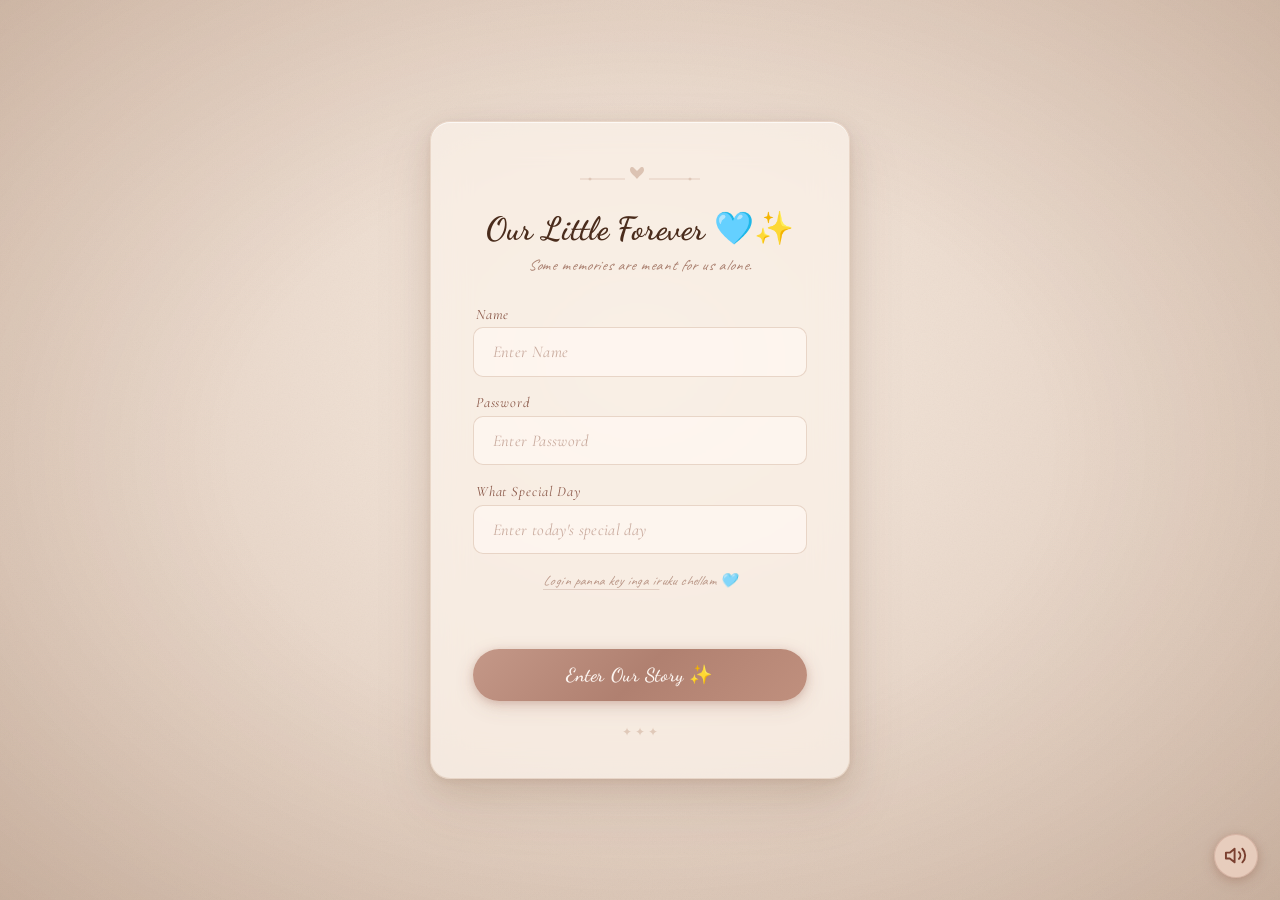
<file: anniversary-website/index.html>
<!DOCTYPE html>
<html lang="en">
<head>
    <meta charset="UTF-8">
    <meta name="viewport" content="width=device-width, initial-scale=1.0">
    <meta name="description" content="Our Little Forever — Private Anniversary Website">
    <title>Our Little Forever 🩵✨</title>

    <link rel="preconnect" href="https://fonts.googleapis.com">
    <link rel="preconnect" href="https://fonts.gstatic.com" crossorigin>
    <link href="https://fonts.googleapis.com/css2?family=Cormorant+Garamond:ital,wght@0,300;0,400;0,500;0,600;1,300;1,400;1,500&family=Dancing+Script:wght@500;600;700&family=Caveat:wght@400;500&display=swap" rel="stylesheet">

    <link rel="stylesheet" href="css/login.css">
    <link rel="stylesheet" href="css/audio.css">
</head>
<body>

    <!-- Background particle layer -->
    <div class="bg-particles" aria-hidden="true" id="bgParticles"></div>

    <!-- Background texture overlay -->
    <div class="bg-texture" aria-hidden="true"></div>

    <!-- ===== LOGIN WRAPPER ===== -->
    <main class="login-page">

        <div class="login-card" id="loginCard" role="main">

            <!-- Top ornament -->
            <div class="card-ornament" aria-hidden="true">
                <svg viewBox="0 0 120 24" xmlns="http://www.w3.org/2000/svg">
                    <line x1="0" y1="12" x2="45" y2="12" stroke="#c4a08a" stroke-width="0.8" opacity="0.5"/>
                    <path d="M57 12 C56 10, 50 6, 50 3 C50 0, 52 -1, 54 1 C55 2, 56 3, 57 4 C58 3, 59 2, 60 1 C62 -1, 64 0, 64 3 C64 6, 58 10, 57 12 Z" fill="#c4a08a" opacity="0.55"/>
                    <line x1="69" y1="12" x2="120" y2="12" stroke="#c4a08a" stroke-width="0.8" opacity="0.5"/>
                    <circle cx="10" cy="12" r="1.5" fill="#c4a08a" opacity="0.35"/>
                    <circle cx="110" cy="12" r="1.5" fill="#c4a08a" opacity="0.35"/>
                </svg>
            </div>

            <!-- Heading -->
            <h1 class="login-title">Our Little Forever 🩵✨</h1>
            <p class="login-subtitle">Some memories are meant for us alone.</p>

            <!-- Form -->
            <form class="login-form" id="loginForm" novalidate autocomplete="off">

                <!-- Name -->
                <div class="input-group">
                    <label for="loginName" class="input-label">Name</label>
                    <div class="input-wrap">
                        <input
                            type="text"
                            id="loginName"
                            name="loginName"
                            class="login-input"
                            placeholder="Enter Name"
                            autocomplete="off"
                            spellcheck="false"
                        >
                    </div>
                </div>

                <!-- Password -->
                <div class="input-group">
                    <label for="loginPassword" class="input-label">Password</label>
                    <div class="input-wrap">
                        <input
                            type="password"
                            id="loginPassword"
                            name="loginPassword"
                            class="login-input"
                            placeholder="Enter Password"
                            autocomplete="new-password"
                        >
                    </div>
                </div>

                <!-- Anniversary -->
                <div class="input-group">
                    <label for="loginAnniversary" class="input-label">What Special Day</label>
                    <div class="input-wrap">
                        <input
                            type="text"
                            id="loginAnniversary"
                            name="loginAnniversary"
                            class="login-input"
                            placeholder="Enter today's special day"
                            autocomplete="off"
                            spellcheck="false"
                        >
                    </div>
                </div>

                <!-- Hint link — navigates to secret.html without login -->
                <div class="hint-link-wrap">
                    <a href="secret.html" class="hint-link" id="hintLink">
                        Login panna key inga iruku chellam 🩵
                    </a>
                </div>

                <!-- Error message -->
                <p class="error-msg" id="errorMsg" aria-live="polite" role="alert">
                    Oops... that&#8217;s not our little secret 🩵
                </p>

                <!-- Submit -->
                <button type="submit" class="login-btn" id="loginBtn">
                    Enter Our Story ✨
                </button>

            </form>

            <!-- Bottom ornament -->
            <div class="card-ornament bottom" aria-hidden="true">
                <svg viewBox="0 0 80 16" xmlns="http://www.w3.org/2000/svg">
                    <text x="28" y="12" font-size="8" fill="#c4a08a" opacity="0.45" font-family="serif">&#10022; &#10022; &#10022;</text>
                </svg>
            </div>

        </div>

    </main>

    <script src="js/login.js"></script>
    <script src="js/audio.js"></script>
</body>
</html>
</file>
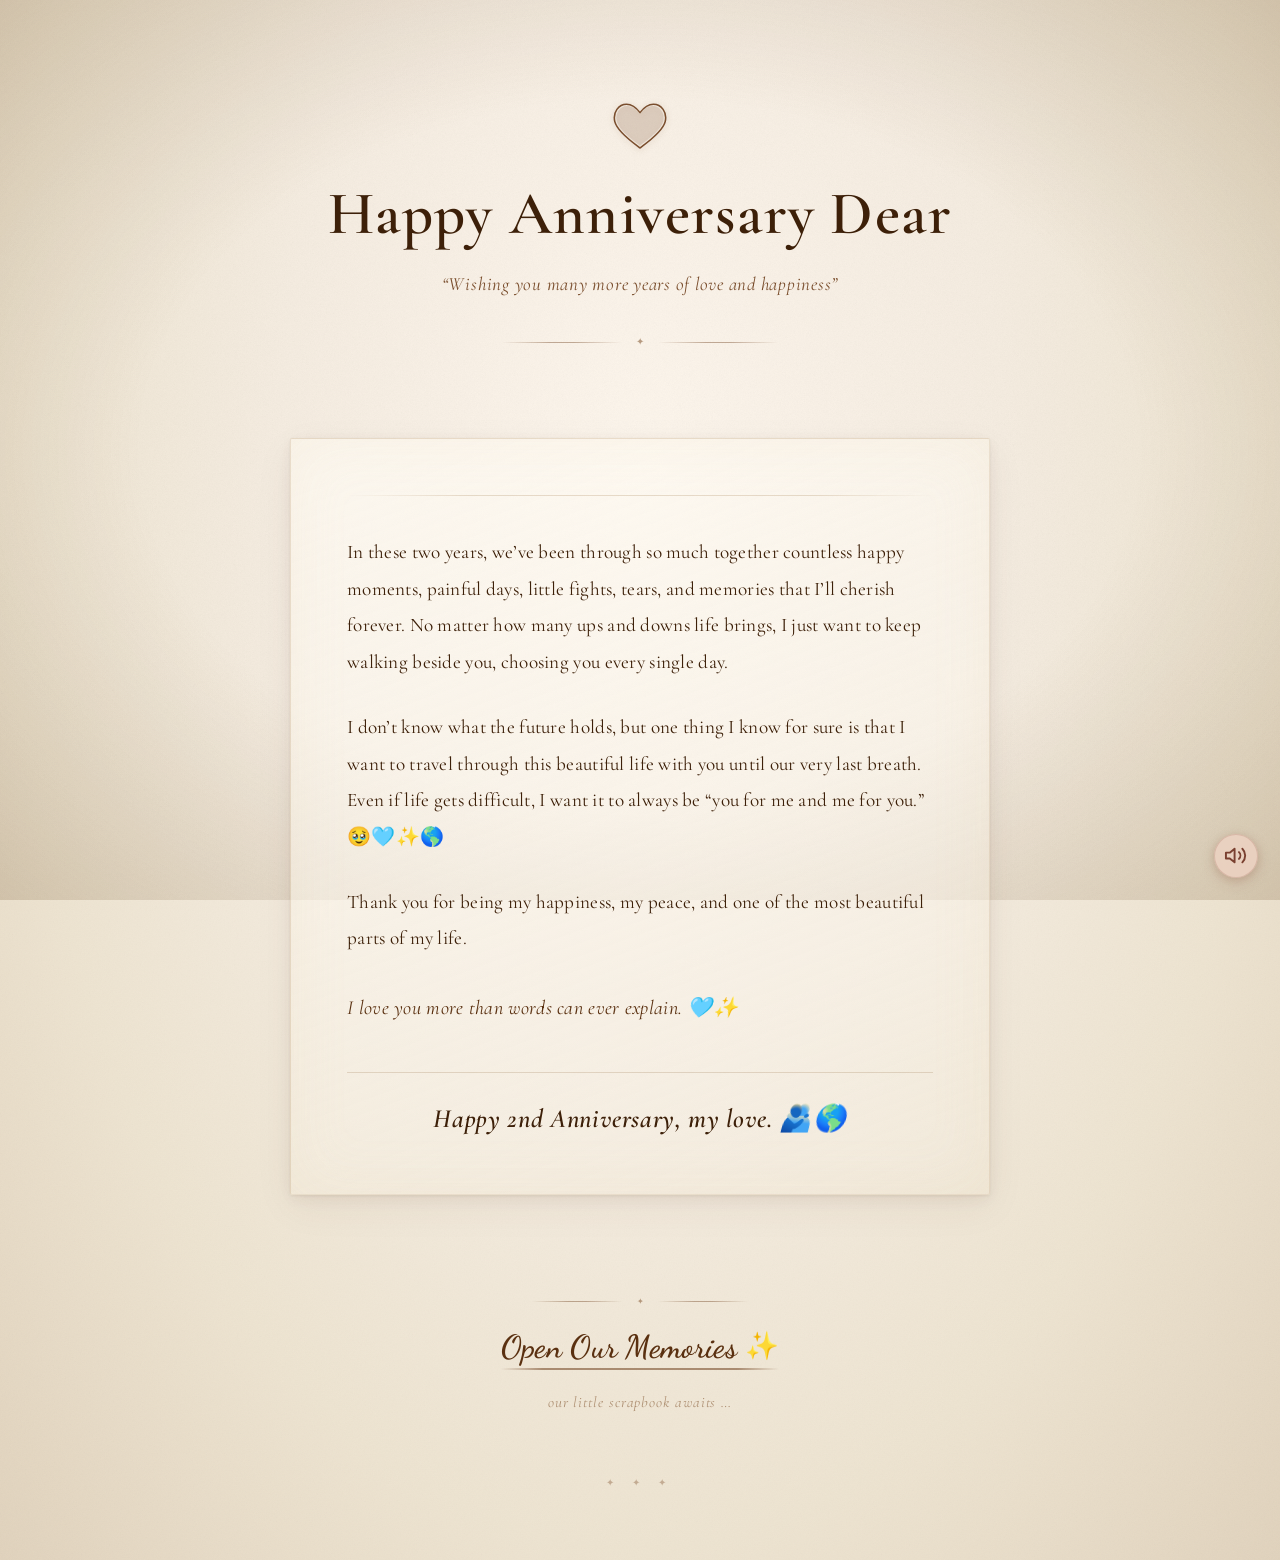
<file: anniversary-website/home.html>
<!DOCTYPE html>
<html lang="en">
<head>
    <meta charset="UTF-8">
    <meta name="viewport" content="width=device-width, initial-scale=1.0">
    <meta name="description" content="A heartfelt anniversary letter — Happy 2nd Anniversary, my love.">
    <title>Happy Anniversary Dears</title>

    <link rel="preconnect" href="https://fonts.googleapis.com">
    <link rel="preconnect" href="https://fonts.gstatic.com" crossorigin>
    <link href="https://fonts.googleapis.com/css2?family=Cormorant+Garamond:ital,wght@0,300;0,400;0,500;0,600;0,700;1,300;1,400;1,500;1,600&family=IM+Fell+English:ital@0;1&family=Cormorant:ital,wght@0,300;0,400;0,500;1,300;1,400;1,500&family=Dancing+Script:wght@500;600&display=swap" rel="stylesheet">

    <link rel="stylesheet" href="css/style.css">
    <link rel="stylesheet" href="css/audio.css">
</head>
<body>

    <main class="anniversary-page">

        <!-- Paper grain overlay -->
        <div class="paper-grain" aria-hidden="true"></div>

        <!-- ===== HEADER ===== -->
        <header class="anniversary-header">

            <!-- Organic SVG Heart -->
            <div class="heart" aria-hidden="true">
                <svg viewBox="0 0 100 90" xmlns="http://www.w3.org/2000/svg" aria-hidden="true" focusable="false">
                    <path
                        d="M50 82 C48 80, 10 55, 5 35 C1 18, 12 4, 26 4 C36 4, 44 11, 50 19 C56 11, 64 4, 74 4 C88 4, 99 18, 95 35 C90 55, 52 80, 50 82 Z"
                        fill="none"
                        stroke="#7a4e2d"
                        stroke-width="2.8"
                        stroke-linecap="round"
                        stroke-linejoin="round"
                    />
                    <path
                        d="M50 78 C48.5 76, 13 53, 8.5 34 C5 19, 15 7, 27 7 C37 7, 45 14, 50 21 C55 14, 63 7, 73 7 C85 7, 95 19, 91.5 34 C87 53, 51.5 76, 50 78 Z"
                        fill="#7a4e2d"
                        opacity="0.18"
                    />
                </svg>
            </div>

            <h1 class="anniversary-heading">Happy Anniversary Dear</h1>

            <p class="subtitle">
                &ldquo;Wishing you many more years of love and happiness&rdquo;
            </p>

            <div class="header-divider" aria-hidden="true">
                <span class="divider-line"></span>
                <span class="divider-ornament">&#10022;</span>
                <span class="divider-line"></span>
            </div>

        </header>

        <!-- ===== ANNIVERSARY MESSAGE ===== -->
        <section class="anniversary-message" aria-label="Anniversary message">

            <article class="message-paper">

                <p class="message-paragraph">
                    In these two years, we&#8217;ve been through so much together countless happy moments, painful days, little fights, tears, and memories that I&#8217;ll cherish forever. No matter how many ups and downs life brings, I just want to keep walking beside you, choosing you every single day.
                </p>

                <p class="message-paragraph">
                    I don&#8217;t know what the future holds, but one thing I know for sure is that I want to travel through this beautiful life with you until our very last breath. Even if life gets difficult, I want it to always be &#8220;you for me and me for you.&#8221; 🥹🩵✨🌎
                </p>

                <p class="message-paragraph">
                    Thank you for being my happiness, my peace, and one of the most beautiful parts of my life.
                </p>

                <p class="message-paragraph anniversary-ending">
                    I love you more than words can ever explain. 🩵✨
                </p>

                <p class="final-anniversary">
                    Happy 2nd Anniversary, my love. 🫂🌎
                </p>

            </article>

        </section>

        <!-- ===== MEMORIES LINK ===== -->
        <section class="memories-link-section" aria-label="Navigate to memories">
            <div class="memories-link-wrapper">
                <div class="link-divider" aria-hidden="true">
                    <span class="divider-line"></span>
                    <span class="divider-ornament small">&#10022;</span>
                    <span class="divider-line"></span>
                </div>
                <a href="memories.html" class="memories-link" aria-label="Open Our Memories scrapbook page">
                    <span class="memories-link-text">Open Our Memories</span>
                    <span class="memories-link-sparkle" aria-hidden="true">✨</span>
                </a>
                <p class="memories-link-hint">our little scrapbook awaits&nbsp;&hellip;</p>
            </div>
        </section>

        <!-- Footer flourish -->
        <div class="page-footer" aria-hidden="true">
            <span class="footer-ornament">&#10022; &#10022; &#10022;</span>
        </div>

    </main>

    <script src="js/script.js"></script>
    <script src="js/audio.js"></script>
</body>
</html>
</file>
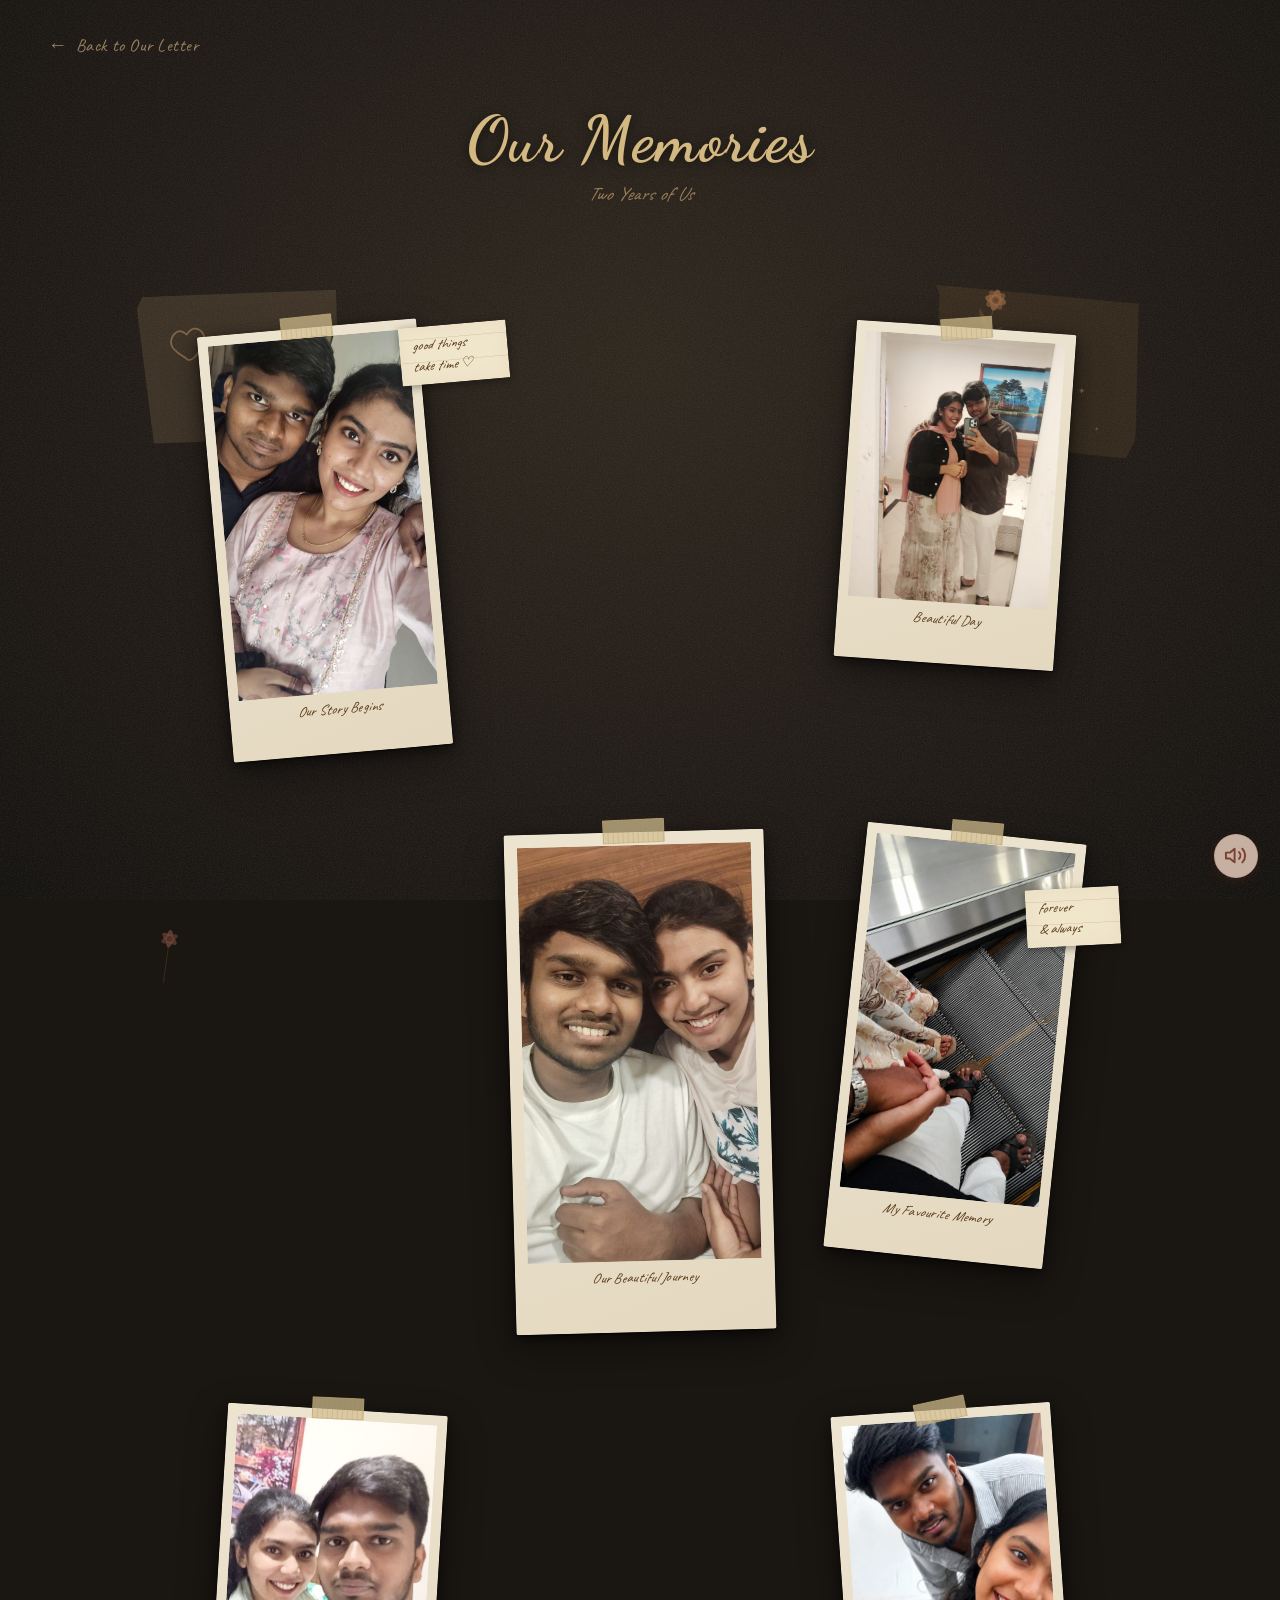
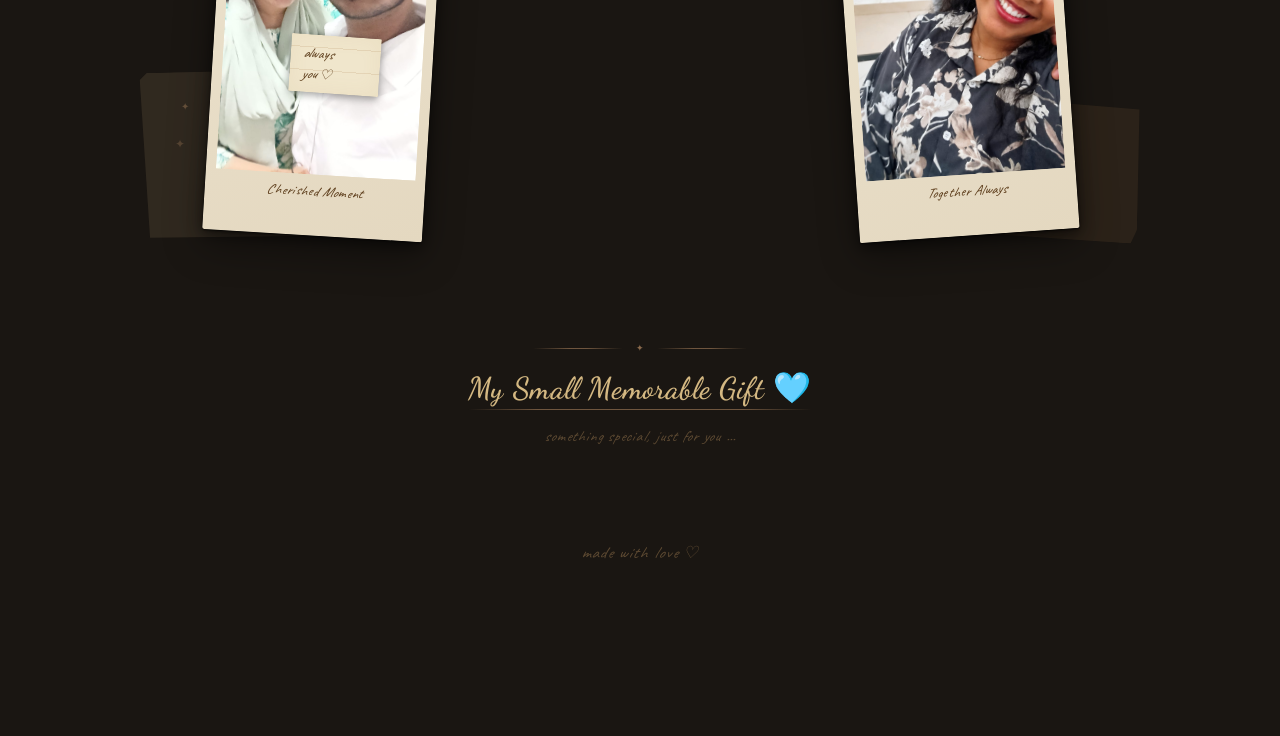
<file: anniversary-website/memories.html>
<!DOCTYPE html>
<html lang="en">
<head>
    <meta charset="UTF-8">
    <meta name="viewport" content="width=device-width, initial-scale=1.0">
    <meta name="description" content="Our Memories — Two years of beautiful moments together.">
    <title>Our Memories ✨</title>

    <link rel="preconnect" href="https://fonts.googleapis.com">
    <link rel="preconnect" href="https://fonts.gstatic.com" crossorigin>
    <link href="https://fonts.googleapis.com/css2?family=Dancing+Script:wght@500;600;700&family=Caveat:wght@400;500;600&family=Cormorant+Garamond:ital,wght@0,400;0,500;1,400;1,500&display=swap" rel="stylesheet">

    <link rel="stylesheet" href="css/memories.css">
    <link rel="stylesheet" href="css/audio.css">
</head>
<body>

    <!-- Dark scrapbook background texture -->
    <div class="scrapbook-bg" aria-hidden="true"></div>

    <!-- ===== PAGE WRAPPER ===== -->
    <main class="scrapbook-page">

        <!-- Back navigation -->
        <nav class="back-nav" aria-label="Back to anniversary letter">
            <a href="home.html" class="back-link">
                <span class="back-arrow" aria-hidden="true">&#8592;</span>
                Back to Our Letter
            </a>
        </nav>

        <!-- Page title -->
        <header class="scrapbook-header">
            <h1 class="scrapbook-title">Our Memories</h1>
            <p class="scrapbook-subtitle">Two Years of Us</p>
        </header>

        <!-- ===== SCRAPBOOK CANVAS ===== -->
        <div class="scrapbook-canvas" role="region" aria-label="Scrapbook photo collage">

            <!-- Torn paper background pieces -->
            <div class="torn-paper torn-1" aria-hidden="true"></div>
            <div class="torn-paper torn-2" aria-hidden="true"></div>
            <div class="torn-paper torn-3" aria-hidden="true"></div>
            <div class="torn-paper torn-4" aria-hidden="true"></div>

            <!-- SVG Decorations -->
            <div class="decoration deco-hearts-1" aria-hidden="true">
                <svg viewBox="0 0 60 60" xmlns="http://www.w3.org/2000/svg">
                    <path d="M15 28 C14 26, 4 20, 4 13 C4 7, 9 3, 13 3 C15 3, 17 5, 19 7 C21 5, 23 3, 26 3 C30 3, 34 7, 34 13 C34 20, 24 26, 22 28 C20 30, 16 30, 15 28 Z" fill="none" stroke="#c4956a" stroke-width="1.5" opacity="0.7"/>
                    <path d="M40 52 C39 50, 32 46, 32 41 C32 37, 36 34, 38 34 C39.5 34, 41 35.5, 42 37 C43 35.5, 44.5 34, 46 34 C48 34, 52 37, 52 41 C52 46, 45 50, 44 52 C43 54, 40.5 54, 40 52 Z" fill="#c4956a" opacity="0.35"/>
                </svg>
            </div>

            <div class="decoration deco-stars" aria-hidden="true">
                <svg viewBox="0 0 80 80" xmlns="http://www.w3.org/2000/svg">
                    <text x="5"  y="20" font-size="12" fill="#d4a96a" opacity="0.6" font-family="serif">&#10022;</text>
                    <text x="50" y="35" font-size="8"  fill="#d4a96a" opacity="0.5" font-family="serif">&#10022;</text>
                    <text x="25" y="60" font-size="10" fill="#d4a96a" opacity="0.55" font-family="serif">&#10022;</text>
                    <text x="65" y="70" font-size="6"  fill="#d4a96a" opacity="0.4" font-family="serif">&#10022;</text>
                </svg>
            </div>

            <div class="decoration deco-stars-2" aria-hidden="true">
                <svg viewBox="0 0 60 60" xmlns="http://www.w3.org/2000/svg">
                    <text x="10" y="20" font-size="9"  fill="#c4956a" opacity="0.5" font-family="serif">&#10022;</text>
                    <text x="40" y="45" font-size="7"  fill="#c4956a" opacity="0.45" font-family="serif">&#10022;</text>
                    <text x="5"  y="55" font-size="11" fill="#c4956a" opacity="0.35" font-family="serif">&#10022;</text>
                </svg>
            </div>

            <!-- Dried flower decorations (SVG) -->
            <div class="decoration deco-flower-1" aria-hidden="true">
                <svg viewBox="0 0 80 120" xmlns="http://www.w3.org/2000/svg">
                    <line x1="40" y1="115" x2="40" y2="40" stroke="#6b4c2a" stroke-width="1.5" stroke-linecap="round"/>
                    <path d="M40 85 Q55 75 58 60 Q45 68 40 85 Z" fill="#7a6040" opacity="0.65"/>
                    <path d="M40 70 Q25 60 22 45 Q35 53 40 70 Z" fill="#7a6040" opacity="0.55"/>
                    <ellipse cx="40" cy="30" rx="6"  ry="14" fill="#c4895a" opacity="0.7"  transform="rotate(0 40 30)"/>
                    <ellipse cx="40" cy="30" rx="6"  ry="14" fill="#b87a50" opacity="0.6"  transform="rotate(45 40 30)"/>
                    <ellipse cx="40" cy="30" rx="6"  ry="14" fill="#c4895a" opacity="0.65" transform="rotate(90 40 30)"/>
                    <ellipse cx="40" cy="30" rx="6"  ry="14" fill="#b87a50" opacity="0.55" transform="rotate(135 40 30)"/>
                    <circle cx="40" cy="30" r="5" fill="#8b5e3c" opacity="0.8"/>
                    <circle cx="40" cy="30" r="3" fill="#6b3e20" opacity="0.6"/>
                </svg>
            </div>

            <div class="decoration deco-flower-2" aria-hidden="true">
                <svg viewBox="0 0 60 90" xmlns="http://www.w3.org/2000/svg">
                    <line x1="30" y1="85" x2="30" y2="35" stroke="#6b4c2a" stroke-width="1.2" stroke-linecap="round"/>
                    <path d="M30 65 Q42 58 44 46 Q33 52 30 65 Z" fill="#7a6040" opacity="0.6"/>
                    <ellipse cx="30" cy="25" rx="5"  ry="12" fill="#d4956a" opacity="0.65" transform="rotate(20 30 25)"/>
                    <ellipse cx="30" cy="25" rx="5"  ry="12" fill="#c4855a" opacity="0.6"  transform="rotate(80 30 25)"/>
                    <ellipse cx="30" cy="25" rx="5"  ry="12" fill="#d4956a" opacity="0.55" transform="rotate(140 30 25)"/>
                    <circle cx="30" cy="25" r="4" fill="#7a4e2d" opacity="0.75"/>
                </svg>
            </div>

            <div class="decoration deco-flower-3" aria-hidden="true">
                <svg viewBox="0 0 50 75" xmlns="http://www.w3.org/2000/svg">
                    <line x1="25" y1="70" x2="25" y2="30" stroke="#5a3c1a" stroke-width="1" stroke-linecap="round"/>
                    <ellipse cx="25" cy="20" rx="4" ry="10" fill="#b87060" opacity="0.7"  transform="rotate(0 25 20)"/>
                    <ellipse cx="25" cy="20" rx="4" ry="10" fill="#a06050" opacity="0.65" transform="rotate(60 25 20)"/>
                    <ellipse cx="25" cy="20" rx="4" ry="10" fill="#b87060" opacity="0.6"  transform="rotate(120 25 20)"/>
                    <circle cx="25" cy="20" r="3.5" fill="#6b3e20" opacity="0.8"/>
                </svg>
            </div>

            <!-- Handwritten notes -->
            <div class="scrap-note note-1" aria-label="Decorative note: good things take time">
                <p>good things<br>take time &#9825;</p>
            </div>

            <div class="scrap-note note-2" aria-label="Decorative note: always you">
                <p>always<br>you &#9825;</p>
            </div>

            <div class="scrap-note note-3" aria-label="Decorative note: forever and always">
                <p>forever<br>&amp; always</p>
            </div>

            <!-- ===== POLAROID FRAMES ===== -->

            <div class="polaroid polaroid-1" data-index="0">
                <div class="tape" aria-hidden="true"></div>
                <div class="photo-container">
                    <img class="polaroid-img" src="assets/images/image11.jpeg" alt="Our first anniversary memory" loading="lazy">
                </div>
                <div class="polaroid-caption">Our Story Begins</div>
            </div>

            <div class="polaroid polaroid-2" data-index="1">
                <div class="tape tape-diagonal" aria-hidden="true"></div>
                <div class="photo-container">
                    <img class="polaroid-img" src="assets/images/image22.jpeg" alt="A beautiful memory together" loading="lazy">
                </div>
                <div class="polaroid-caption">Beautiful Day</div>
            </div>

            <div class="polaroid polaroid-3 polaroid-center" data-index="2">
                <div class="tape tape-center" aria-hidden="true"></div>
                <div class="photo-container">
                    <img class="polaroid-img" src="assets/images/image33.jpeg" alt="Our beautiful journey together" loading="lazy">
                </div>
                <div class="polaroid-caption">Our Beautiful Journey</div>
            </div>

            <div class="polaroid polaroid-4" data-index="3">
                <div class="tape" aria-hidden="true"></div>
                <div class="photo-container">
                    <img class="polaroid-img" src="assets/images/image44.jpeg" alt="A cherished memory" loading="lazy">
                </div>
                <div class="polaroid-caption">Cherished Moment</div>
            </div>

            <div class="polaroid polaroid-5" data-index="4">
                <div class="tape tape-diagonal" aria-hidden="true"></div>
                <div class="photo-container">
                    <img class="polaroid-img" src="assets/images/image55.jpeg" alt="Together always" loading="lazy">
                </div>
                <div class="polaroid-caption">Together Always</div>
            </div>

            <div class="polaroid polaroid-6" data-index="5">
                <div class="tape" aria-hidden="true"></div>
                <div class="photo-container">
                    <img class="polaroid-img" src="assets/images/image66.jpeg" alt="A memory I hold dear" loading="lazy">
                </div>
                <div class="polaroid-caption">My Favourite Memory</div>
            </div>

        </div>
        <!-- /scrapbook-canvas -->

        <!-- Gift navigation link -->
        <div class="gift-link-section">
            <div class="gift-divider" aria-hidden="true">
                <span class="gift-divider-line"></span>
                <span class="gift-divider-ornament">&#10022;</span>
                <span class="gift-divider-line"></span>
            </div>
            <a href="music.html" class="gift-link" aria-label="Open my small memorable gift for you">
                My Small Memorable Gift 🩵
            </a>
            <p class="gift-link-hint">something special, just for you &hellip;</p>
        </div>

        <!-- Bottom flourish -->
        <div class="scrapbook-footer" aria-hidden="true">
            <span class="footer-text">made with love &#9825;</span>
        </div>

    </main>

    <script src="js/memories.js"></script>
    <script src="js/audio.js"></script>
</body>
</html>
</file>
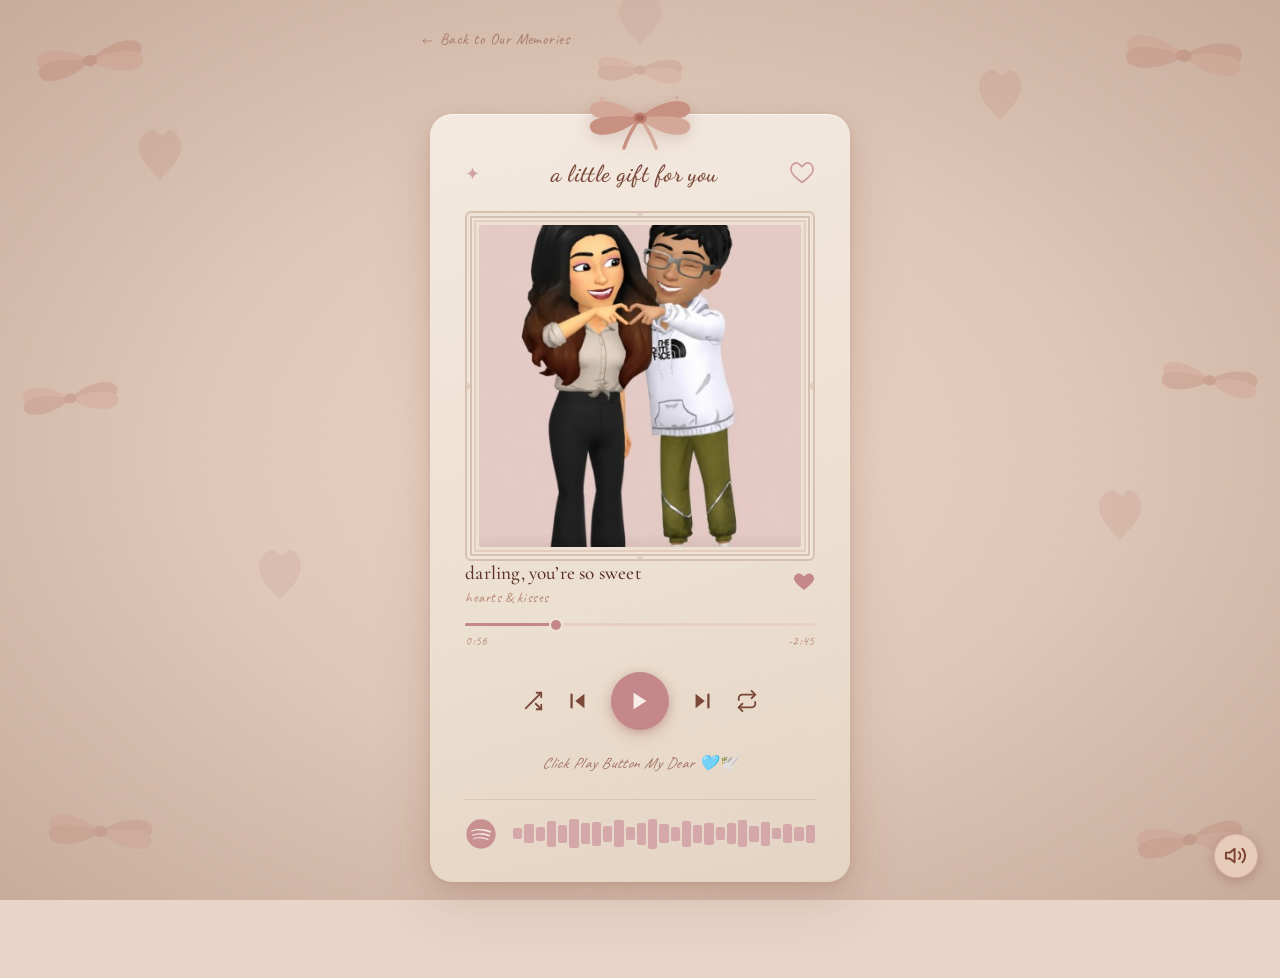
<file: anniversary-website/music.html>
<!DOCTYPE html>
<html lang="en">
<head>
    <meta charset="UTF-8">
    <meta name="viewport" content="width=device-width, initial-scale=1.0">
    <meta name="description" content="A small musical gift — our collaborative anniversary playlist.">
    <title>My Small Gift 🩵</title>

    <link rel="preconnect" href="https://fonts.googleapis.com">
    <link rel="preconnect" href="https://fonts.gstatic.com" crossorigin>
    <link href="https://fonts.googleapis.com/css2?family=Cormorant+Garamond:ital,wght@0,300;0,400;0,500;0,600;1,300;1,400;1,500&family=Dancing+Script:wght@500;600;700&family=Caveat:wght@400;500&display=swap" rel="stylesheet">

    <link rel="stylesheet" href="css/music.css">
    <link rel="stylesheet" href="css/audio.css">
</head>
<body>

    <!-- Scattered bow decorations on background -->
    <div class="bg-layer" aria-hidden="true">
        <!-- Bows — positions set via CSS classes -->
        <div class="bg-bow bow-tl">
            <svg viewBox="0 0 90 60" xmlns="http://www.w3.org/2000/svg"><g opacity="0.55"><path d="M45 30 C35 20, 10 15, 8 25 C6 35, 28 35, 45 30 Z" fill="#d4a898"/><path d="M45 30 C55 20, 80 15, 82 25 C84 35, 62 35, 45 30 Z" fill="#c89888"/><path d="M45 30 C35 40, 10 45, 8 35 C6 25, 28 25, 45 30 Z" fill="#c89888"/><path d="M45 30 C55 40, 80 45, 82 35 C84 25, 62 25, 45 30 Z" fill="#d4a898"/><ellipse cx="45" cy="30" rx="5" ry="4" fill="#bf8878"/></g></svg>
        </div>
        <div class="bg-bow bow-tr">
            <svg viewBox="0 0 90 60" xmlns="http://www.w3.org/2000/svg"><g opacity="0.5"><path d="M45 30 C35 20, 10 15, 8 25 C6 35, 28 35, 45 30 Z" fill="#d4a898"/><path d="M45 30 C55 20, 80 15, 82 25 C84 35, 62 35, 45 30 Z" fill="#c89888"/><path d="M45 30 C35 40, 10 45, 8 35 C6 25, 28 25, 45 30 Z" fill="#c89888"/><path d="M45 30 C55 40, 80 45, 82 35 C84 25, 62 25, 45 30 Z" fill="#d4a898"/><ellipse cx="45" cy="30" rx="5" ry="4" fill="#bf8878"/></g></svg>
        </div>
        <div class="bg-bow bow-ml">
            <svg viewBox="0 0 90 60" xmlns="http://www.w3.org/2000/svg"><g opacity="0.45"><path d="M45 30 C35 20, 10 15, 8 25 C6 35, 28 35, 45 30 Z" fill="#d4a898"/><path d="M45 30 C55 20, 80 15, 82 25 C84 35, 62 35, 45 30 Z" fill="#c89888"/><path d="M45 30 C35 40, 10 45, 8 35 C6 25, 28 25, 45 30 Z" fill="#c89888"/><path d="M45 30 C55 40, 80 45, 82 35 C84 25, 62 25, 45 30 Z" fill="#d4a898"/><ellipse cx="45" cy="30" rx="5" ry="4" fill="#bf8878"/></g></svg>
        </div>
        <div class="bg-bow bow-mr">
            <svg viewBox="0 0 90 60" xmlns="http://www.w3.org/2000/svg"><g opacity="0.5"><path d="M45 30 C35 20, 10 15, 8 25 C6 35, 28 35, 45 30 Z" fill="#d4a898"/><path d="M45 30 C55 20, 80 15, 82 25 C84 35, 62 35, 45 30 Z" fill="#c89888"/><path d="M45 30 C35 40, 10 45, 8 35 C6 25, 28 25, 45 30 Z" fill="#c89888"/><path d="M45 30 C55 40, 80 45, 82 35 C84 25, 62 25, 45 30 Z" fill="#d4a898"/><ellipse cx="45" cy="30" rx="5" ry="4" fill="#bf8878"/></g></svg>
        </div>
        <div class="bg-bow bow-bl">
            <svg viewBox="0 0 90 60" xmlns="http://www.w3.org/2000/svg"><g opacity="0.42"><path d="M45 30 C35 20, 10 15, 8 25 C6 35, 28 35, 45 30 Z" fill="#d4a898"/><path d="M45 30 C55 20, 80 15, 82 25 C84 35, 62 35, 45 30 Z" fill="#c89888"/><path d="M45 30 C35 40, 10 45, 8 35 C6 25, 28 25, 45 30 Z" fill="#c89888"/><path d="M45 30 C55 40, 80 45, 82 35 C84 25, 62 25, 45 30 Z" fill="#d4a898"/><ellipse cx="45" cy="30" rx="5" ry="4" fill="#bf8878"/></g></svg>
        </div>
        <div class="bg-bow bow-br">
            <svg viewBox="0 0 90 60" xmlns="http://www.w3.org/2000/svg"><g opacity="0.48"><path d="M45 30 C35 20, 10 15, 8 25 C6 35, 28 35, 45 30 Z" fill="#d4a898"/><path d="M45 30 C55 20, 80 15, 82 25 C84 35, 62 35, 45 30 Z" fill="#c89888"/><path d="M45 30 C35 40, 10 45, 8 35 C6 25, 28 25, 45 30 Z" fill="#c89888"/><path d="M45 30 C55 40, 80 45, 82 35 C84 25, 62 25, 45 30 Z" fill="#d4a898"/><ellipse cx="45" cy="30" rx="5" ry="4" fill="#bf8878"/></g></svg>
        </div>
        <div class="bg-bow bow-tc">
            <svg viewBox="0 0 90 60" xmlns="http://www.w3.org/2000/svg"><g opacity="0.38"><path d="M45 30 C35 20, 10 15, 8 25 C6 35, 28 35, 45 30 Z" fill="#d4a898"/><path d="M45 30 C55 20, 80 15, 82 25 C84 35, 62 35, 45 30 Z" fill="#c89888"/><path d="M45 30 C35 40, 10 45, 8 35 C6 25, 28 25, 45 30 Z" fill="#c89888"/><path d="M45 30 C55 40, 80 45, 82 35 C84 25, 62 25, 45 30 Z" fill="#d4a898"/><ellipse cx="45" cy="30" rx="5" ry="4" fill="#bf8878"/></g></svg>
        </div>
        <div class="bg-bow bow-bc">
            <svg viewBox="0 0 90 60" xmlns="http://www.w3.org/2000/svg"><g opacity="0.4"><path d="M45 30 C35 20, 10 15, 8 25 C6 35, 28 35, 45 30 Z" fill="#d4a898"/><path d="M45 30 C55 20, 80 15, 82 25 C84 35, 62 35, 45 30 Z" fill="#c89888"/><path d="M45 30 C35 40, 10 45, 8 35 C6 25, 28 25, 45 30 Z" fill="#c89888"/><path d="M45 30 C55 40, 80 45, 82 35 C84 25, 62 25, 45 30 Z" fill="#d4a898"/><ellipse cx="45" cy="30" rx="5" ry="4" fill="#bf8878"/></g></svg>
        </div>
        <!-- Scattered small hearts -->
        <div class="bg-hearts" aria-hidden="true">
            <svg viewBox="0 0 400 300" xmlns="http://www.w3.org/2000/svg">
                <path d="M40 60 C39 58, 33 54, 33 49 C33 45, 37 42, 39 44 C40 45, 41 46, 42 44 C44 42, 47 45, 47 49 C47 54, 41 58, 40 60 Z" fill="#c4988a" opacity="0.3"/>
                <path d="M320 40 C319 38, 313 34, 313 29 C313 25, 317 22, 319 24 C320 25, 321 26, 322 24 C324 22, 327 25, 327 29 C327 34, 321 38, 320 40 Z" fill="#c4988a" opacity="0.28"/>
                <path d="M80 200 C79 198, 73 194, 73 189 C73 185, 77 182, 79 184 C80 185, 81 186, 82 184 C84 182, 87 185, 87 189 C87 194, 81 198, 80 200 Z" fill="#c4988a" opacity="0.22"/>
                <path d="M360 180 C359 178, 353 174, 353 169 C353 165, 357 162, 359 164 C360 165, 361 166, 362 164 C364 162, 367 165, 367 169 C367 174, 361 178, 360 180 Z" fill="#c4988a" opacity="0.26"/>
                <path d="M200 15 C199 13, 193 9, 193 4 C193 0, 197 -3, 199 -1 C200 0, 201 1, 202 -1 C204 -3, 207 0, 207 4 C207 9, 201 13, 200 15 Z" fill="#c4988a" opacity="0.2"/>
                <path d="M150 260 C149 258, 143 254, 143 249 C143 245, 147 242, 149 244 C150 245, 151 246, 152 244 C154 242, 157 245, 157 249 C157 254, 151 258, 150 260 Z" fill="#c4988a" opacity="0.24"/>
            </svg>
        </div>
    </div>

    <!-- ===== MAIN CARD ===== -->
    <main class="music-gift-page">

        <!-- Back link -->
        <nav class="back-nav" aria-label="Back to memories">
            <a href="memories.html" class="back-link">
                <span class="back-arrow" aria-hidden="true">&#8592;</span>
                Back to Our Memories
            </a>
        </nav>

        <section class="gift-card" role="main">

            <!-- Top bow — overlaps card edge -->
            <div class="top-bow" aria-hidden="true">
                <svg viewBox="0 0 120 80" xmlns="http://www.w3.org/2000/svg">
                    <!-- Left wing top -->
                    <path d="M60 42 C48 28, 14 18, 10 32 C7 44, 36 46, 60 42 Z" fill="#d4a898"/>
                    <!-- Right wing top -->
                    <path d="M60 42 C72 28, 106 18, 110 32 C113 44, 84 46, 60 42 Z" fill="#c89080"/>
                    <!-- Left wing bottom -->
                    <path d="M60 42 C48 56, 14 66, 10 52 C7 40, 36 38, 60 42 Z" fill="#c89080"/>
                    <!-- Right wing bottom -->
                    <path d="M60 42 C72 56, 106 66, 110 52 C113 40, 84 38, 60 42 Z" fill="#d4a898"/>
                    <!-- Tail left -->
                    <path d="M60 42 C54 50, 48 60, 44 72" stroke="#c89080" stroke-width="3.5" stroke-linecap="round" fill="none"/>
                    <!-- Tail right -->
                    <path d="M60 42 C66 50, 72 60, 76 72" stroke="#d4a898" stroke-width="3.5" stroke-linecap="round" fill="none"/>
                    <!-- Centre knot -->
                    <ellipse cx="60" cy="42" rx="7" ry="5.5" fill="#bf8070"/>
                    <ellipse cx="60" cy="42" rx="4" ry="3" fill="#a86858"/>
                    <!-- Sparkles -->
                    <text x="18" y="26" font-size="8" fill="#d4a898" opacity="0.8" font-family="serif">✦</text>
                    <text x="94" y="24" font-size="6" fill="#c89080" opacity="0.7" font-family="serif">✦</text>
                </svg>
            </div>

            <!-- Card header -->
            <div class="gift-header">
                <span class="deco-sparkle" aria-hidden="true">✦</span>
                <h1 class="gift-title">a little gift for you</h1>
                <!-- Heart outline -->
                <div class="header-heart" aria-hidden="true">
                    <svg viewBox="0 0 28 26" xmlns="http://www.w3.org/2000/svg">
                        <path d="M14 22 C13 21, 2 14, 2 8 C2 4, 5 1, 8 1 C10 1, 12 3, 14 5 C16 3, 18 1, 20 1 C23 1, 26 4, 26 8 C26 14, 15 21, 14 22 Z" fill="none" stroke="#c4888a" stroke-width="1.8"/>
                    </svg>
                </div>
            </div>

            <!-- ── PHOTO FRAME — display only, not clickable ── -->
            <div class="gift-photo-frame">
                <div class="lace-border">
                    <img
                        src="assets/images/image77.jpeg"
                        alt="Our special anniversary memory"
                        class="gift-photo-img"
                    >
                </div>
            </div>

            <!-- Music info row -->
            <div class="music-info">
                <div class="music-text">
                    <h2 class="song-title">darling, you&#8217;re so sweet</h2>
                    <p class="song-artist">hearts &amp; kisses</p>
                </div>
                <div class="music-heart" aria-hidden="true">
                    <svg viewBox="0 0 22 20" xmlns="http://www.w3.org/2000/svg">
                        <path d="M11 17 C10 16, 1 10, 1 5.5 C1 2.5, 3.5 0.5, 6 0.5 C8 0.5, 10 2, 11 3.5 C12 2, 14 0.5, 16 0.5 C18.5 0.5, 21 2.5, 21 5.5 C21 10, 12 16, 11 17 Z" fill="#c4888a"/>
                    </svg>
                </div>
            </div>

            <!-- Progress bar -->
            <div class="progress-section" aria-label="Song progress">
                <div class="progress-track">
                    <div class="progress-fill"></div>
                    <div class="progress-dot"></div>
                </div>
                <div class="progress-times">
                    <span>0:56</span>
                    <span>-2:45</span>
                </div>
            </div>

            <!-- Music controls -->
            <div class="music-controls" role="group" aria-label="Music controls">

                <!-- Shuffle -->
                <button class="ctrl-btn ctrl-small" aria-label="Shuffle" type="button">
                    <svg viewBox="0 0 24 24" xmlns="http://www.w3.org/2000/svg" fill="none" stroke="currentColor" stroke-width="2" stroke-linecap="round" stroke-linejoin="round">
                        <polyline points="16 3 21 3 21 8"/>
                        <line x1="4" y1="20" x2="21" y2="3"/>
                        <polyline points="21 16 21 21 16 21"/>
                        <line x1="15" y1="15" x2="21" y2="21"/>
                    </svg>
                </button>

                <!-- Previous -->
                <button class="ctrl-btn ctrl-small" aria-label="Previous track" type="button">
                    <svg viewBox="0 0 24 24" xmlns="http://www.w3.org/2000/svg" fill="currentColor">
                        <polygon points="19 20 9 12 19 4 19 20"/>
                        <line x1="5" y1="19" x2="5" y2="5" stroke="currentColor" stroke-width="2.5" stroke-linecap="round" fill="none"/>
                    </svg>
                </button>

                <!-- Play / Pause — large centre button → opens Spotify -->
                <a
                    href="https://open.spotify.com/playlist/04j6ra71ZCarEwNsQAH4AL?si=KrU866RjQZaGs2AW8ZxgbQ&utm_source=whatsapp&pt=c07e898e58f65b0a6c9517ff66993c5d"
                    target="_blank"
                    rel="noopener noreferrer"
                    class="ctrl-play-link"
                    aria-label="Open our collaborative Spotify playlist"
                >
                    <button class="ctrl-btn ctrl-play" id="playBtn" aria-label="Play — opens Spotify" type="button">
                        <svg class="icon-play" viewBox="0 0 24 24" xmlns="http://www.w3.org/2000/svg" fill="currentColor">
                            <polygon points="5 3 19 12 5 21 5 3"/>
                        </svg>
                    </button>
                </a>

                <!-- Next -->
                <button class="ctrl-btn ctrl-small" aria-label="Next track" type="button">
                    <svg viewBox="0 0 24 24" xmlns="http://www.w3.org/2000/svg" fill="currentColor">
                        <polygon points="5 4 15 12 5 20 5 4"/>
                        <line x1="19" y1="5" x2="19" y2="19" stroke="currentColor" stroke-width="2.5" stroke-linecap="round" fill="none"/>
                    </svg>
                </button>

                <!-- Repeat -->
                <button class="ctrl-btn ctrl-small" aria-label="Repeat" type="button">
                    <svg viewBox="0 0 24 24" xmlns="http://www.w3.org/2000/svg" fill="none" stroke="currentColor" stroke-width="2" stroke-linecap="round" stroke-linejoin="round">
                        <polyline points="17 1 21 5 17 9"/>
                        <path d="M3 11V9a4 4 0 0 1 4-4h14"/>
                        <polyline points="7 23 3 19 7 15"/>
                        <path d="M21 13v2a4 4 0 0 1-4 4H3"/>
                    </svg>
                </button>

            </div>

            <!-- Spotify invitation message -->
            <p class="spotify-invitation">
                Click Play Button My Dear 🩵🕊️
            </p>

            <!-- Bottom: Spotify icon + waveform -->
            <div class="spotify-bar">
                <div class="spotify-icon" aria-hidden="true">
                    <!-- Spotify logo mark -->
                    <svg viewBox="0 0 24 24" xmlns="http://www.w3.org/2000/svg">
                        <circle cx="12" cy="12" r="11" fill="#c4888a" opacity="0.9"/>
                        <path d="M17 16.5 C14 15, 9 14.8, 6.5 16 C6 16.2, 5.7 15.8, 6 15.5 C8.8 14.2, 14.2 14, 17.5 15.8 C17.8 16, 17.5 16.7, 17 16.5 Z" fill="#f5ece8"/>
                        <path d="M18 13.8 C14.5 12, 9 11.8, 6 13.2 C5.4 13.5, 5 13, 5.4 12.6 C8.8 11, 14.8 10.8, 18.6 12.8 C19.1 13.1, 18.5 14, 18 13.8 Z" fill="#f5ece8"/>
                        <path d="M18.8 11 C14.5 9, 8.5 8.5, 5.5 10 C4.8 10.4, 4.3 9.8, 4.8 9.4 C8.2 7.7, 14.8 7.8, 19.5 10 C20.1 10.3, 19.4 11.3, 18.8 11 Z" fill="#f5ece8"/>
                    </svg>
                </div>

                <!-- CSS waveform bars -->
                <div class="waveform" aria-hidden="true">
                    <span style="--h:35%"></span>
                    <span style="--h:60%"></span>
                    <span style="--h:45%"></span>
                    <span style="--h:80%"></span>
                    <span style="--h:55%"></span>
                    <span style="--h:90%"></span>
                    <span style="--h:65%"></span>
                    <span style="--h:75%"></span>
                    <span style="--h:50%"></span>
                    <span style="--h:85%"></span>
                    <span style="--h:40%"></span>
                    <span style="--h:70%"></span>
                    <span style="--h:95%"></span>
                    <span style="--h:60%"></span>
                    <span style="--h:45%"></span>
                    <span style="--h:80%"></span>
                    <span style="--h:55%"></span>
                    <span style="--h:70%"></span>
                    <span style="--h:40%"></span>
                    <span style="--h:65%"></span>
                    <span style="--h:85%"></span>
                    <span style="--h:50%"></span>
                    <span style="--h:75%"></span>
                    <span style="--h:35%"></span>
                    <span style="--h:60%"></span>
                    <span style="--h:45%"></span>
                    <span style="--h:55%"></span>
                </div>
            </div>

        </section>

    </main>

    <script src="js/music.js"></script>
    <script src="js/audio.js"></script>
</body>
</html>
</file>
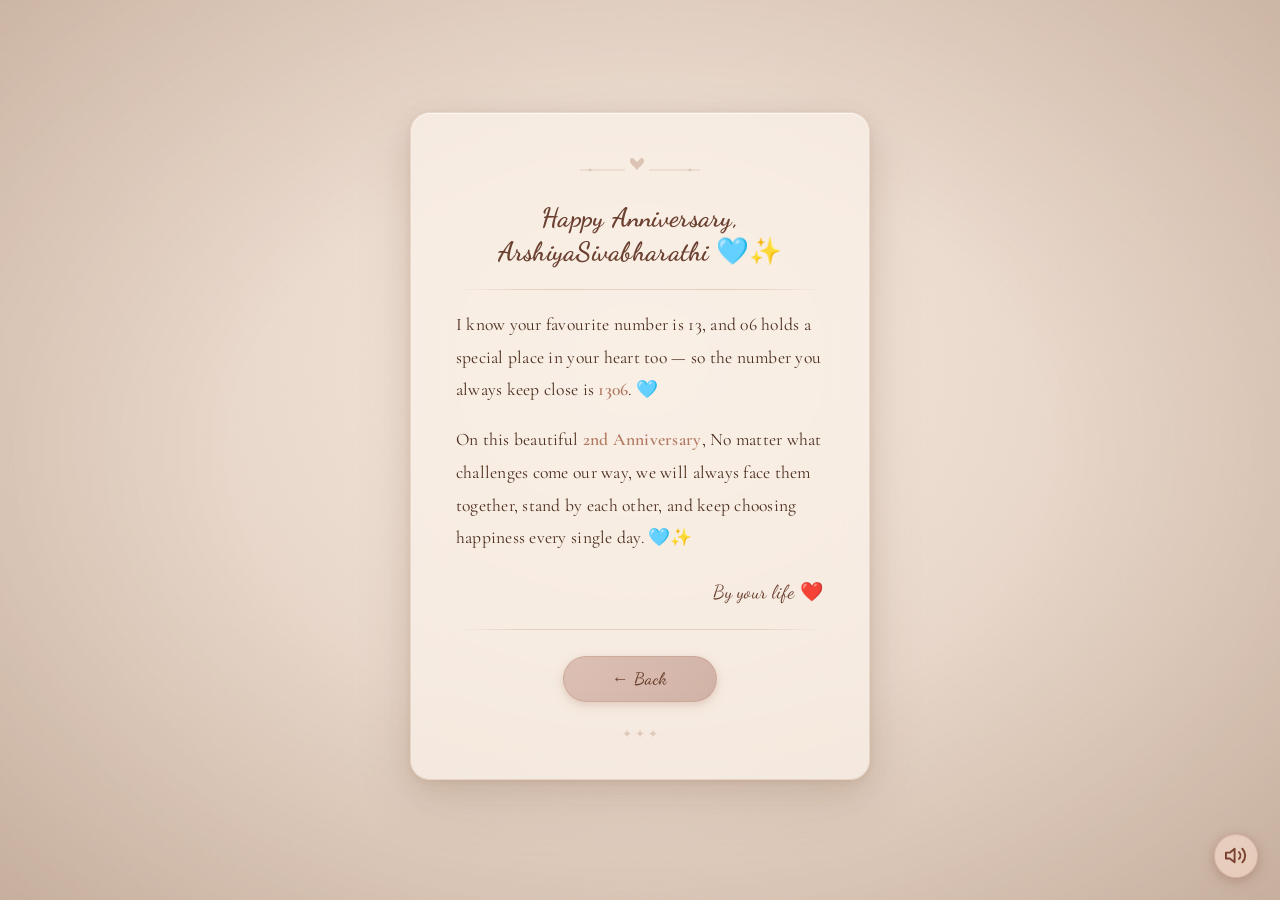
<file: anniversary-website/secret.html>
<!DOCTYPE html>
<html lang="en">
<head>
    <meta charset="UTF-8">
    <meta name="viewport" content="width=device-width, initial-scale=1.0">
    <meta name="description" content="A little secret — just for you.">
    <title>A Little Secret 🩵</title>

    <link rel="preconnect" href="https://fonts.googleapis.com">
    <link rel="preconnect" href="https://fonts.gstatic.com" crossorigin>
    <link href="https://fonts.googleapis.com/css2?family=Cormorant+Garamond:ital,wght@0,300;0,400;0,500;0,600;1,300;1,400;1,500&family=Dancing+Script:wght@500;600;700&family=Caveat:wght@400;500&display=swap" rel="stylesheet">

    <!-- Reuse the login page visual style entirely -->
    <link rel="stylesheet" href="css/login.css">
    <link rel="stylesheet" href="css/secret.css">
    <link rel="stylesheet" href="css/audio.css">
</head>
<body>

    <!-- Background particles -->
    <div class="bg-particles" aria-hidden="true" id="bgParticles"></div>
    <div class="bg-texture" aria-hidden="true"></div>

    <main class="login-page secret-page" id="secretPage">

        <div class="login-card secret-card" id="secretCard">

            <!-- Top ornament (reused) -->
            <div class="card-ornament" aria-hidden="true">
                <svg viewBox="0 0 120 24" xmlns="http://www.w3.org/2000/svg">
                    <line x1="0" y1="12" x2="45" y2="12" stroke="#c4a08a" stroke-width="0.8" opacity="0.5"/>
                    <path d="M57 12 C56 10, 50 6, 50 3 C50 0, 52 -1, 54 1 C55 2, 56 3, 57 4 C58 3, 59 2, 60 1 C62 -1, 64 0, 64 3 C64 6, 58 10, 57 12 Z" fill="#c4a08a" opacity="0.55"/>
                    <line x1="69" y1="12" x2="120" y2="12" stroke="#c4a08a" stroke-width="0.8" opacity="0.5"/>
                    <circle cx="10" cy="12" r="1.5" fill="#c4a08a" opacity="0.35"/>
                    <circle cx="110" cy="12" r="1.5" fill="#c4a08a" opacity="0.35"/>
                </svg>
            </div>

            <!-- Title -->
            <h1 class="login-title secret-title">
                Happy Anniversary, <b>ArshiyaSivabharathi</b> 🩵✨
            </h1>

            <!-- Divider -->
            <div class="secret-divider" aria-hidden="true"></div>

            <!-- Message -->
            <div class="secret-message" role="article" aria-label="Anniversary secret message">

                <p class="secret-para">
                    I know your favourite number is 13,
                    and 06 holds a special place in your heart too —
                    so the number you always keep close is
                    <span class="secret-highlight">1306</span>. 🩵
                </p>

                <p class="secret-para">
                    On this beautiful <span class="secret-highlight">2nd Anniversary</span>,
                    No matter what challenges come our way, we will always face them together, stand by each other, and keep choosing happiness every single day. 🩵✨
                </p>

                <p class="secret-para">
                    By your life ❤️
                </p>

            </div>

            <!-- Divider -->
            <div class="secret-divider" aria-hidden="true"></div>

            <!-- Back button -->
            <div class="secret-back-wrap">
                <button class="login-btn secret-back-btn" id="backBtn" type="button">
                    &#8592; Back
                </button>
            </div>

            <!-- Bottom ornament (reused) -->
            <div class="card-ornament bottom" aria-hidden="true">
                <svg viewBox="0 0 80 16" xmlns="http://www.w3.org/2000/svg">
                    <text x="28" y="12" font-size="8" fill="#c4a08a" opacity="0.45" font-family="serif">&#10022; &#10022; &#10022;</text>
                </svg>
            </div>

        </div>

    </main>

    <script src="js/secret.js"></script>
    <script src="js/audio.js"></script>
</body>
</html>
</file>
<file: anniversary-website/css/login.css>
/* ============================================================
   LOGIN PAGE — login.css
   Warm cream anniversary aesthetic — private romantic gate
   ============================================================ */

/* ── Reset ──────────────────────────────────────────────────── */
*, *::before, *::after {
    box-sizing: border-box;
    margin: 0;
    padding: 0;
}

/* ── Variables ──────────────────────────────────────────────── */
:root {
    --bg:            #edddd0;
    --bg-deep:       #e0cdbf;
    --card-bg:       rgba(250, 243, 236, 0.72);
    --card-border:   rgba(210, 180, 155, 0.38);

    --rose:          #b07860;
    --rose-mid:      #c49080;
    --rose-light:    #d4b0a0;
    --rose-pale:     #ecddd5;

    --text-dark:     #4a2c1c;
    --text-mid:      #6b4030;
    --text-soft:     #8a5848;
    --text-muted:    #aa8070;
    --text-input:    #5a3428;
    --placeholder:   rgba(150, 100, 80, 0.5);

    --heading-font:  'Cormorant Garamond', Georgia, serif;
    --script-font:   'Dancing Script', cursive;
    --body-font:     'Caveat', 'Cormorant Garamond', serif;
    --input-font:    'Cormorant Garamond', Georgia, serif;

    --radius-card:   20px;
    --radius-input:  10px;
    --radius-btn:    50px;
}

/* ── Base ───────────────────────────────────────────────────── */
html { scroll-behavior: smooth; }

body {
    min-height: 100vh;
    background-color: var(--bg);
    font-family: var(--body-font);
    color: var(--text-dark);
    -webkit-font-smoothing: antialiased;
    overflow: hidden; /* no scroll on login — card always fits */
}

/* ══════════════════════════════════════════════════════════════
   BACKGROUND
   ══════════════════════════════════════════════════════════════ */
body {
    background-image:
        /* subtle SVG noise */
        url("data:image/svg+xml,%3Csvg xmlns='http://www.w3.org/2000/svg' width='300' height='300'%3E%3Cfilter id='n'%3E%3CfeTurbulence type='fractalNoise' baseFrequency='0.75' numOctaves='4' stitchTiles='stitch'/%3E%3CfeColorMatrix type='saturate' values='0'/%3E%3C/filter%3E%3Crect width='300' height='300' filter='url(%23n)' opacity='0.06'/%3E%3C/svg%3E"),
        /* warm radial gradient */
        radial-gradient(ellipse at 50% 40%,
            #f5e8dc 0%,
            #edddd0 35%,
            #e2cfc0 70%,
            #d5c0b0 100%
        );
}

/* Texture + vignette overlay */
.bg-texture {
    position: fixed;
    inset: 0;
    pointer-events: none;
    z-index: 0;
    background:
        radial-gradient(ellipse at center, transparent 45%, rgba(110,60,30,0.13) 100%);
}

/* ── Particle canvas ────────────────────────────────────────── */
.bg-particles {
    position: fixed;
    inset: 0;
    pointer-events: none;
    z-index: 1;
    overflow: hidden;
}

/* Individual floating particles — created by JS */
.particle {
    position: absolute;
    pointer-events: none;
    opacity: 0;
    animation: floatUp linear infinite;
    font-size: 14px;
    line-height: 1;
    color: var(--rose-mid);
    user-select: none;
}

@keyframes floatUp {
    0%   { transform: translateY(0)   rotate(0deg)   scale(0.8); opacity: 0;   }
    10%  { opacity: 0.55; }
    90%  { opacity: 0.3; }
    100% { transform: translateY(-100vh) rotate(360deg) scale(1.1); opacity: 0; }
}

/* ══════════════════════════════════════════════════════════════
   PAGE LAYOUT
   ══════════════════════════════════════════════════════════════ */
.login-page {
    position: relative;
    z-index: 2;
    min-height: 100vh;
    display: flex;
    align-items: center;
    justify-content: center;
    padding: clamp(1.5rem, 4vw, 3rem) clamp(1rem, 4vw, 2rem);
}

/* ══════════════════════════════════════════════════════════════
   LOGIN CARD
   ══════════════════════════════════════════════════════════════ */
.login-card {
    width: min(420px, 96vw);
    background: var(--card-bg);
    backdrop-filter: blur(18px) saturate(140%);
    -webkit-backdrop-filter: blur(18px) saturate(140%);
    border: 1px solid var(--card-border);
    border-radius: var(--radius-card);
    padding: clamp(2rem, 5vw, 2.8rem) clamp(1.8rem, 5vw, 2.6rem) clamp(1.5rem, 4vw, 2.2rem);
    box-shadow:
        0 2px 6px  rgba(100,55,30,0.07),
        0 8px 30px rgba(100,55,30,0.12),
        0 24px 60px rgba(100,55,30,0.1),
        inset 0 1px 0 rgba(255,255,255,0.65);

    /* entrance animation */
    opacity: 0;
    transform: translateY(22px) scale(0.98);
    animation: cardIn 0.85s cubic-bezier(0.34, 1.3, 0.64, 1) 0.2s forwards;
}

@keyframes cardIn {
    to { opacity: 1; transform: translateY(0) scale(1); }
}

/* Shake animation on wrong credentials */
.login-card.shake {
    animation: shake 0.5s ease forwards;
}

@keyframes shake {
    0%   { transform: translateX(0); }
    15%  { transform: translateX(-7px); }
    30%  { transform: translateX(7px); }
    45%  { transform: translateX(-5px); }
    60%  { transform: translateX(5px); }
    75%  { transform: translateX(-3px); }
    90%  { transform: translateX(3px); }
    100% { transform: translateX(0); }
}

/* Fade-out on successful login */
.login-page.fade-out {
    animation: fadeOut 0.7s ease forwards;
}

@keyframes fadeOut {
    to { opacity: 0; }
}

/* ── Ornaments ──────────────────────────────────────────────── */
.card-ornament {
    display: flex;
    justify-content: center;
    margin-bottom: clamp(0.9rem, 2vw, 1.2rem);
}

.card-ornament.bottom {
    margin-bottom: 0;
    margin-top: clamp(0.8rem, 2vw, 1.1rem);
}

.card-ornament svg {
    width: clamp(80px, 22vw, 120px);
    height: auto;
    display: block;
}

/* ── Heading ────────────────────────────────────────────────── */
.login-title {
    font-family: var(--script-font);
    font-size: clamp(1.55rem, 4.5vw, 2rem);
    font-weight: 700;
    color: var(--text-dark);
    text-align: center;
    letter-spacing: 0.01em;
    line-height: 1.2;
    margin-bottom: 0.4rem;
}

/* ── Subtitle ───────────────────────────────────────────────── */
.login-subtitle {
    font-family: var(--body-font);
    font-size: clamp(0.82rem, 2vw, 0.95rem);
    font-style: italic;
    color: var(--text-muted);
    text-align: center;
    letter-spacing: 0.04em;
    margin-bottom: clamp(1.4rem, 3.5vw, 1.9rem);
}

/* ══════════════════════════════════════════════════════════════
   FORM
   ══════════════════════════════════════════════════════════════ */
.login-form {
    display: flex;
    flex-direction: column;
    gap: clamp(0.85rem, 2.2vw, 1.1rem);
}

/* ── Input group ────────────────────────────────────────────── */
.input-group {
    display: flex;
    flex-direction: column;
    gap: 0.3rem;
}

.input-label {
    font-family: var(--input-font);
    font-size: clamp(0.8rem, 1.8vw, 0.9rem);
    font-style: italic;
    color: var(--text-soft);
    letter-spacing: 0.06em;
    padding-left: 0.2rem;
}

.input-wrap {
    position: relative;
}

.login-input {
    width: 100%;
    padding: clamp(0.65rem, 1.8vw, 0.82rem) clamp(1rem, 2.5vw, 1.2rem);
    background: rgba(255, 248, 242, 0.7);
    border: 1px solid rgba(190, 150, 125, 0.35);
    border-radius: var(--radius-input);
    font-family: var(--input-font);
    font-size: clamp(0.95rem, 2.2vw, 1.08rem);
    color: var(--text-input);
    letter-spacing: 0.02em;
    outline: none;
    transition: border-color 0.3s ease, box-shadow 0.3s ease, background 0.3s ease;
    -webkit-appearance: none;
}

.login-input::placeholder {
    color: var(--placeholder);
    font-style: italic;
    font-size: 0.95em;
}

.login-input:focus {
    border-color: rgba(180, 120, 95, 0.65);
    background: rgba(255, 250, 246, 0.88);
    box-shadow:
        0 0 0 3px rgba(200, 155, 130, 0.18),
        0 2px 8px rgba(150, 90, 60, 0.1);
}

/* ── Error message ──────────────────────────────────────────── */
.error-msg {
    font-family: var(--body-font);
    font-size: clamp(0.78rem, 1.8vw, 0.88rem);
    font-style: italic;
    color: var(--rose);
    text-align: center;
    letter-spacing: 0.03em;
    min-height: 1.2em;
    opacity: 0;
    transform: translateY(-4px);
    transition: opacity 0.35s ease, transform 0.35s ease;
    pointer-events: none;
}

.error-msg.visible {
    opacity: 1;
    transform: translateY(0);
}

/* ── Login button ───────────────────────────────────────────── */
.login-btn {
    width: 100%;
    padding: clamp(0.75rem, 2vw, 0.92rem) 1.5rem;
    margin-top: clamp(0.2rem, 1vw, 0.4rem);
    background: linear-gradient(135deg, #c49888 0%, #b08070 50%, #c0907e 100%);
    border: none;
    border-radius: var(--radius-btn);
    font-family: var(--script-font);
    font-size: clamp(1rem, 2.5vw, 1.18rem);
    font-weight: 600;
    color: #fdf5f0;
    letter-spacing: 0.03em;
    cursor: pointer;
    box-shadow:
        0 2px 8px  rgba(130,70,50,0.22),
        0 6px 20px rgba(130,70,50,0.16);
    transition: transform 0.3s cubic-bezier(0.34, 1.56, 0.64, 1),
                box-shadow 0.3s ease,
                background 0.3s ease;
    -webkit-appearance: none;
}

.login-btn:hover {
    transform: scale(1.04) translateY(-1px);
    background: linear-gradient(135deg, #caa898 0%, #b88878 50%, #c89888 100%);
    box-shadow:
        0 4px 14px rgba(130,70,50,0.28),
        0 10px 28px rgba(130,70,50,0.2);
}

.login-btn:active {
    transform: scale(0.98) translateY(0);
    box-shadow: 0 2px 8px rgba(130,70,50,0.2);
}

.login-btn:focus-visible {
    outline: 2px dashed var(--rose-light);
    outline-offset: 4px;
}

/* ══════════════════════════════════════════════════════════════
   REDUCED MOTION
   ══════════════════════════════════════════════════════════════ */
@media (prefers-reduced-motion: reduce) {
    .login-card { animation: none; opacity: 1; transform: none; }
    .particle   { animation: none; opacity: 0; }
    .login-btn,
    .login-input { transition: none; }
    .login-card.shake { animation: none; }
    .login-page.fade-out { animation: none; }
}

/* ══════════════════════════════════════════════════════════════
   RESPONSIVE
   ══════════════════════════════════════════════════════════════ */
@media (max-width: 480px) {
    body { overflow-y: auto; }
    .login-page { align-items: flex-start; padding-top: clamp(2rem, 8vw, 3rem); }
    .login-card { padding: 1.6rem 1.3rem 1.4rem; }
    .login-title { font-size: clamp(1.35rem, 6.5vw, 1.7rem); }
}

@media (max-height: 640px) {
    body { overflow-y: auto; }
    .login-page { align-items: flex-start; padding-top: 1.5rem; }
}

/* ── Hint link (secret page navigation) ────────────────────── */
.hint-link-wrap {
    text-align: center;
    margin-top: -0.1rem;
}

.hint-link {
    font-family: var(--body-font);
    font-size: clamp(0.75rem, 1.8vw, 0.86rem);
    font-style: italic;
    color: var(--text-muted);
    text-decoration: none;
    letter-spacing: 0.03em;
    position: relative;
    display: inline-block;
    transition: color 0.3s ease;
    opacity: 0.8;
}

.hint-link::after {
    content: '';
    position: absolute;
    bottom: -1px;
    left: 0;
    width: 100%;
    height: 1px;
    background: currentColor;
    opacity: 0.35;
    transform: scaleX(0.6);
    transform-origin: left center;
    transition: transform 0.3s ease, opacity 0.3s ease;
}

.hint-link:hover {
    color: var(--rose);
    opacity: 1;
}

.hint-link:hover::after {
    transform: scaleX(1);
    opacity: 0.6;
}

.hint-link:focus-visible {
    outline: 2px dashed var(--rose-light);
    outline-offset: 4px;
    border-radius: 3px;
}
</file>
<file: anniversary-website/css/audio.css>
/* ============================================================
   BACKGROUND MUSIC BUTTON — audio.css
   Floating mute/unmute pill, bottom-right corner, all pages.
   ============================================================ */

#bgMuteBtn {
    position: fixed;
    bottom: clamp(14px, 3vw, 22px);
    right:  clamp(14px, 3vw, 22px);
    z-index: 9999;

    width:  clamp(36px, 6vw, 44px);
    height: clamp(36px, 6vw, 44px);
    border-radius: 50%;

    /* Soft cream/rose — blends with both dark scrapbook + light letter pages */
    background: rgba(237, 210, 195, 0.82);
    backdrop-filter: blur(8px);
    -webkit-backdrop-filter: blur(8px);
    border: 1px solid rgba(196, 152, 136, 0.45);

    display: flex;
    align-items: center;
    justify-content: center;
    cursor: pointer;
    padding: 0;

    box-shadow:
        0 2px 8px  rgba(120, 60, 40, 0.18),
        0 4px 16px rgba(120, 60, 40, 0.12);

    transition: transform 0.25s ease, box-shadow 0.25s ease, background 0.25s ease;
}

#bgMuteBtn svg {
    width:  55%;
    height: 55%;
    display: block;
    color: #7a4030;
    stroke: #7a4030;
}

#bgMuteBtn:hover {
    transform: scale(1.1);
    background: rgba(237, 215, 200, 0.95);
    box-shadow:
        0 4px 12px rgba(120, 60, 40, 0.25),
        0 8px 24px rgba(120, 60, 40, 0.15);
}

#bgMuteBtn:active {
    transform: scale(0.95);
}

#bgMuteBtn:focus-visible {
    outline: 2px dashed rgba(176, 120, 96, 0.7);
    outline-offset: 3px;
}

/* Pulse animation when music is playing (not muted) */
@keyframes musicPulse {
    0%   { box-shadow: 0 2px 8px rgba(120,60,40,0.18), 0 4px 16px rgba(120,60,40,0.12), 0 0 0 0 rgba(196,152,136,0.5); }
    70%  { box-shadow: 0 2px 8px rgba(120,60,40,0.18), 0 4px 16px rgba(120,60,40,0.12), 0 0 0 8px rgba(196,152,136,0); }
    100% { box-shadow: 0 2px 8px rgba(120,60,40,0.18), 0 4px 16px rgba(120,60,40,0.12), 0 0 0 0 rgba(196,152,136,0); }
}

#bgMuteBtn.playing {
    animation: musicPulse 2s ease-out infinite;
}

@media (prefers-reduced-motion: reduce) {
    #bgMuteBtn,
    #bgMuteBtn.playing {
        animation: none;
        transition: none;
    }
}
</file>
<file: anniversary-website/css/style.css>
/* ============================================================
   ANNIVERSARY LETTER PAGE — style.css
   Vintage handmade paper love letter aesthetic
   ============================================================ */

/* ── Reset & Box Model ──────────────────────────────────────── */
*, *::before, *::after {
    box-sizing: border-box;
    margin: 0;
    padding: 0;
}

/* ── CSS Variables ──────────────────────────────────────────── */
:root {
    --paper-color:        #f5efe4;
    --paper-light:        #fdf6ec;
    --paper-mid:          #ede3d2;
    --paper-edge:         #e0d4be;

    --text-brown:         #3d2009;
    --text-brown-mid:     #5a3010;
    --text-brown-light:   #7a4e2d;
    --text-muted:         #9a7554;

    --heading-font:       'Cormorant Garamond', 'IM Fell English', Georgia, serif;
    --body-font:          'IM Fell English', 'Cormorant Garamond', Georgia, serif;
    --script-font:        'Dancing Script', cursive;
    --ornament-font:      'Cormorant', Georgia, serif;

    --message-max-width:  700px;
}

/* ── Base ───────────────────────────────────────────────────── */
html {
    scroll-behavior: smooth;
}

body {
    background-color: var(--paper-color);
    color: var(--text-brown);
    font-family: var(--body-font);
    font-size: 18px;
    line-height: 1.8;
    min-height: 100vh;
    -webkit-font-smoothing: antialiased;
    -moz-osx-font-smoothing: grayscale;
}

/* ── Page Wrapper ───────────────────────────────────────────── */
.anniversary-page {
    position: relative;
    min-height: 100vh;
    overflow-x: hidden;
    background-color: var(--paper-color);
    background-image:
        url("data:image/svg+xml,%3Csvg xmlns='http://www.w3.org/2000/svg' width='400' height='400'%3E%3Cfilter id='n'%3E%3CfeTurbulence type='fractalNoise' baseFrequency='0.75' numOctaves='4' stitchTiles='stitch'/%3E%3CfeColorMatrix type='saturate' values='0'/%3E%3C/filter%3E%3Crect width='400' height='400' filter='url(%23n)' opacity='0.05'/%3E%3C/svg%3E"),
        radial-gradient(ellipse at 50% 30%, #fdf6ec 0%, #f5ece0 40%, #ede3d0 70%, #e0d2bc 100%),
        repeating-linear-gradient(
            0deg,
            transparent,
            transparent 28px,
            rgba(120, 80, 30, 0.012) 28px,
            rgba(120, 80, 30, 0.012) 29px
        );
}

/* Paper grain overlay */
.paper-grain {
    position: fixed;
    inset: 0;
    pointer-events: none;
    z-index: 0;
    opacity: 0.4;
    background-image: url("data:image/svg+xml,%3Csvg xmlns='http://www.w3.org/2000/svg' width='300' height='300'%3E%3Cfilter id='g'%3E%3CfeTurbulence type='turbulence' baseFrequency='0.9' numOctaves='4' stitchTiles='stitch'/%3E%3CfeColorMatrix type='saturate' values='0'/%3E%3C/filter%3E%3Crect width='300' height='300' filter='url(%23g)' opacity='0.07'/%3E%3C/svg%3E");
    background-repeat: repeat;
}

/* Vignette */
.anniversary-page::before {
    content: '';
    position: fixed;
    inset: 0;
    pointer-events: none;
    z-index: 1;
    background: radial-gradient(ellipse at center, transparent 55%, rgba(100, 65, 20, 0.18) 100%);
}

/* Content above overlays */
.anniversary-page > *:not(.paper-grain) {
    position: relative;
    z-index: 2;
}

/* ── HEADER ─────────────────────────────────────────────────── */
.anniversary-header {
    display: flex;
    flex-direction: column;
    align-items: center;
    text-align: center;
    padding-top: clamp(3.5rem, 8vw, 7rem);
    padding-bottom: clamp(1.5rem, 3vw, 3rem);
    padding-inline: clamp(1.5rem, 5vw, 3rem);
}

/* ── Heart ──────────────────────────────────────────────────── */
.heart {
    width: clamp(38px, 6vw, 56px);
    height: auto;
    margin-bottom: clamp(1rem, 2.5vw, 1.6rem);
    opacity: 0;
    transform: scale(0.6);
    animation: heartAppear 1.2s cubic-bezier(0.34, 1.56, 0.64, 1) 0.3s forwards;
}

.heart svg {
    width: 100%;
    height: auto;
    display: block;
    filter: drop-shadow(0 1px 3px rgba(90, 48, 16, 0.2));
}

@keyframes heartAppear {
    to { opacity: 1; transform: scale(1); }
}

/* ── Heading ────────────────────────────────────────────────── */
.anniversary-heading {
    font-family: var(--heading-font);
    font-size: clamp(2rem, 5.5vw, 3.8rem);
    font-weight: 600;
    color: var(--text-brown);
    letter-spacing: 0.02em;
    line-height: 1.2;
    margin-bottom: clamp(0.7rem, 1.5vw, 1.1rem);
    opacity: 0;
    transform: translateY(14px);
    animation: fadeUp 1s ease 0.7s forwards;
}

/* ── Subtitle ───────────────────────────────────────────────── */
.subtitle {
    font-family: var(--body-font);
    font-size: clamp(0.92rem, 2vw, 1.18rem);
    font-style: italic;
    color: var(--text-brown-light);
    letter-spacing: 0.04em;
    max-width: 480px;
    line-height: 1.6;
    opacity: 0;
    transform: translateY(10px);
    animation: fadeUp 1s ease 1s forwards;
}

/* ── Header Divider ─────────────────────────────────────────── */
.header-divider {
    display: flex;
    align-items: center;
    gap: 0.9rem;
    margin-top: clamp(1.4rem, 3vw, 2.2rem);
    opacity: 0;
    animation: fadeIn 1.2s ease 1.4s forwards;
}

.divider-line {
    display: block;
    width: clamp(50px, 12vw, 120px);
    height: 1px;
    background: linear-gradient(to right, transparent, var(--text-brown-light) 40%, var(--text-brown-light) 60%, transparent);
    opacity: 0.45;
}

.header-divider .divider-line:last-child {
    background: linear-gradient(to left, transparent, var(--text-brown-light) 40%, var(--text-brown-light) 60%, transparent);
}

.divider-ornament {
    font-size: 0.6rem;
    color: var(--text-muted);
    opacity: 0.7;
}

/* ── ANNIVERSARY MESSAGE ────────────────────────────────────── */
.anniversary-message {
    display: flex;
    justify-content: center;
    padding-inline: clamp(1.2rem, 5vw, 3rem);
    padding-top: clamp(1.5rem, 4vw, 3rem);
    padding-bottom: clamp(2rem, 4vw, 3.5rem);
}

.message-paper {
    width: 100%;
    max-width: var(--message-max-width);
    background: linear-gradient(160deg, rgba(255,252,245,0.65) 0%, rgba(245,238,224,0.35) 100%);
    border: 1px solid rgba(160, 115, 60, 0.18);
    border-radius: 2px;
    box-shadow:
        0 1px 3px rgba(80, 45, 10, 0.08),
        0 4px 16px rgba(80, 45, 10, 0.07),
        0 12px 40px rgba(80, 45, 10, 0.06),
        inset 0 0 60px rgba(220, 195, 155, 0.12);
    padding: clamp(2rem, 5vw, 3.5rem) clamp(1.8rem, 5vw, 3.5rem);
    opacity: 0;
    transform: translateY(20px);
    animation: fadeUp 1.2s ease 1.6s forwards;
}

.message-paper::before {
    content: '';
    display: block;
    width: 100%;
    height: 1px;
    background: linear-gradient(to right, transparent 0%, rgba(140,95,40,0.2) 20%, rgba(140,95,40,0.2) 80%, transparent 100%);
    margin-bottom: clamp(1.6rem, 3.5vw, 2.4rem);
}

.message-paper::after {
    content: '';
    display: block;
    height: 0;
}

/* ── Paragraphs ─────────────────────────────────────────────── */
.message-paragraph {
    font-family: var(--body-font);
    font-size: clamp(1rem, 2.2vw, 1.2rem);
    color: var(--text-brown);
    line-height: 1.9;
    letter-spacing: 0.015em;
    text-align: left;
    margin-bottom: clamp(1.2rem, 2.5vw, 1.8rem);
}

.message-paragraph:last-of-type {
    margin-bottom: 0;
}

.anniversary-ending {
    font-style: italic;
    color: var(--text-brown-mid);
    font-size: clamp(1.05rem, 2.3vw, 1.25rem);
    margin-top: clamp(1.4rem, 3vw, 2rem);
    margin-bottom: 0;
}

/* ── Final Line ─────────────────────────────────────────────── */
.final-anniversary {
    font-family: var(--heading-font);
    font-size: clamp(1.25rem, 3vw, 1.65rem);
    font-weight: 600;
    font-style: italic;
    color: var(--text-brown);
    letter-spacing: 0.025em;
    line-height: 1.4;
    text-align: center;
    margin-top: clamp(1.8rem, 4vw, 2.8rem);
    margin-bottom: 0;
    padding-top: clamp(1.2rem, 2.5vw, 1.8rem);
    border-top: 1px solid rgba(120, 80, 30, 0.18);
}

/* ── MEMORIES LINK SECTION ──────────────────────────────────── */
.memories-link-section {
    display: flex;
    justify-content: center;
    padding-inline: clamp(1.2rem, 5vw, 3rem);
    padding-top: clamp(2rem, 4vw, 3rem);
    padding-bottom: clamp(2rem, 4vw, 3rem);
    opacity: 0;
    animation: fadeIn 1.2s ease 2.4s forwards;
}

.memories-link-wrapper {
    display: flex;
    flex-direction: column;
    align-items: center;
    gap: 1.2rem;
    text-align: center;
}

.link-divider {
    display: flex;
    align-items: center;
    gap: 0.9rem;
}

.link-divider .divider-line {
    width: clamp(40px, 10vw, 90px);
}

.divider-ornament.small {
    font-size: 0.5rem;
}

/* The vintage link itself */
.memories-link {
    display: inline-flex;
    align-items: center;
    gap: 0.5rem;
    font-family: var(--script-font);
    font-size: clamp(1.4rem, 3.5vw, 2rem);
    font-weight: 600;
    color: var(--text-brown-mid);
    text-decoration: none;
    letter-spacing: 0.01em;
    line-height: 1.2;
    position: relative;
    padding-bottom: 3px;
    transition: color 0.35s ease, transform 0.35s ease;
}

/* Vintage underline — hand-drawn style */
.memories-link::after {
    content: '';
    position: absolute;
    bottom: 0;
    left: 0;
    width: 100%;
    height: 1.5px;
    background: linear-gradient(to right, transparent 0%, var(--text-brown-light) 15%, var(--text-brown-light) 85%, transparent 100%);
    opacity: 0.6;
    transform-origin: left center;
    transition: opacity 0.35s ease, transform 0.35s ease;
}

.memories-link:hover {
    color: var(--text-brown);
    transform: translateY(-2px);
}

.memories-link:hover::after {
    opacity: 1;
    transform: scaleX(1.04);
}

.memories-link:focus-visible {
    outline: 2px dashed var(--text-brown-light);
    outline-offset: 6px;
    border-radius: 2px;
}

.memories-link-text {
    /* no extra styles needed — inherits from parent */
}

.memories-link-sparkle {
    font-size: 0.85em;
    transition: transform 0.35s ease;
    display: inline-block;
}

.memories-link:hover .memories-link-sparkle {
    transform: rotate(20deg) scale(1.15);
}

.memories-link-hint {
    font-family: var(--body-font);
    font-size: clamp(0.8rem, 1.6vw, 0.95rem);
    font-style: italic;
    color: var(--text-muted);
    letter-spacing: 0.06em;
    opacity: 0.75;
}

/* ── Footer ─────────────────────────────────────────────────── */
.page-footer {
    text-align: center;
    padding-bottom: clamp(2.5rem, 5vw, 4.5rem);
}

.footer-ornament {
    font-family: var(--ornament-font);
    font-size: 0.65rem;
    color: var(--text-muted);
    letter-spacing: 0.5rem;
    opacity: 0.5;
}

/* ── Keyframes ──────────────────────────────────────────────── */
@keyframes fadeUp {
    from { opacity: 0; transform: translateY(16px); }
    to   { opacity: 1; transform: translateY(0); }
}

@keyframes fadeIn {
    from { opacity: 0; }
    to   { opacity: 1; }
}

/* ── Reduced Motion ─────────────────────────────────────────── */
@media (prefers-reduced-motion: reduce) {
    .heart,
    .anniversary-heading,
    .subtitle,
    .header-divider,
    .message-paper,
    .memories-link-section {
        animation: none;
        opacity: 1;
        transform: none;
    }
}

/* ── JS stagger classes ─────────────────────────────────────── */
.para-hidden {
    opacity: 0;
    transform: translateY(10px);
    transition: opacity 0.75s ease, transform 0.75s ease;
    transition-delay: calc(var(--stagger-index, 0) * 0.16s + 0.1s);
}
.para-visible {
    opacity: 1;
    transform: translateY(0);
}

@media (prefers-reduced-motion: reduce) {
    .para-hidden { opacity: 1; transform: none; transition: none; }
}

/* ── Responsive — Tablet ────────────────────────────────────── */
@media (max-width: 900px) {
    :root { --message-max-width: 90%; }
    .anniversary-heading { font-size: clamp(1.9rem, 5.5vw, 2.8rem); }
    .subtitle { max-width: 380px; }
}

/* ── Responsive — Mobile ────────────────────────────────────── */
@media (max-width: 600px) {
    :root { --message-max-width: 100%; }

    .anniversary-header {
        padding-top: clamp(2.5rem, 8vw, 4rem);
        padding-inline: 1.4rem;
    }

    .anniversary-message,
    .memories-link-section {
        padding-inline: 1rem;
    }

    .message-paper {
        padding: 1.6rem 1.3rem;
        border-left: none;
        border-right: none;
        border-radius: 0;
    }

    .message-paragraph { font-size: clamp(0.97rem, 4.2vw, 1.1rem); }
    .final-anniversary  { font-size: clamp(1.1rem, 5vw, 1.4rem); }
    .memories-link      { font-size: clamp(1.3rem, 6vw, 1.7rem); }
}

@media (max-width: 380px) {
    .anniversary-heading { font-size: 1.75rem; }
    .subtitle            { font-size: 0.88rem; }
    .message-paragraph   { font-size: 0.96rem; }
}
</file>
<file: anniversary-website/css/memories.css>
/* ============================================================
   SCRAPBOOK MEMORIES PAGE — memories.css
   Dark vintage scrapbook / Polaroid collage aesthetic
   ============================================================ */

/* ── Reset ──────────────────────────────────────────────────── */
*, *::before, *::after {
    box-sizing: border-box;
    margin: 0;
    padding: 0;
}

/* ── CSS Variables ──────────────────────────────────────────── */
:root {
    --scrap-bg:       #1a1612;
    --polaroid-bg:    #ede4d0;
    --tape-color:     rgba(210, 190, 145, 0.72);
    --tape-border:    rgba(180, 155, 100, 0.4);
    --torn-1:         #b8966a;
    --torn-2:         #a07848;
    --torn-3:         #c8a87a;
    --torn-4:         #8a6440;
    --note-bg:        #f0e6cc;
    --note-text:      #4a2e10;
    --hand-font:      'Caveat', 'Dancing Script', cursive;
    --title-font:     'Dancing Script', cursive;
    --caption-font:   'Caveat', cursive;
}

/* ── Base ───────────────────────────────────────────────────── */
html { scroll-behavior: smooth; }

body {
    background-color: var(--scrap-bg);
    color: #e0d0b8;
    font-family: var(--hand-font);
    min-height: 100vh;
    overflow-x: hidden;
    -webkit-font-smoothing: antialiased;
}

/* ── Scrapbook Background ───────────────────────────────────── */
.scrapbook-bg {
    position: fixed;
    inset: 0;
    z-index: 0;
    pointer-events: none;
    background-color: var(--scrap-bg);
    background-image:
        url("data:image/svg+xml,%3Csvg xmlns='http://www.w3.org/2000/svg' width='300' height='300'%3E%3Cfilter id='n'%3E%3CfeTurbulence type='fractalNoise' baseFrequency='0.8' numOctaves='4' stitchTiles='stitch'/%3E%3CfeColorMatrix type='saturate' values='0'/%3E%3C/filter%3E%3Crect width='300' height='300' filter='url(%23n)' opacity='0.12'/%3E%3C/svg%3E"),
        radial-gradient(ellipse at 50% 40%, #2a2218 0%, #1a1410 60%, #0e0c09 100%),
        repeating-linear-gradient(0deg, transparent, transparent 3px, rgba(255,255,255,0.012) 3px, rgba(255,255,255,0.012) 4px),
        repeating-linear-gradient(90deg, transparent, transparent 3px, rgba(255,255,255,0.008) 3px, rgba(255,255,255,0.008) 4px);
}

/* ── Page Wrapper ───────────────────────────────────────────── */
.scrapbook-page {
    position: relative;
    z-index: 1;
    min-height: 100vh;
    padding-bottom: clamp(3rem, 8vw, 6rem);
    opacity: 0;
    animation: pageReveal 1s ease 0.2s forwards;
}
@keyframes pageReveal { to { opacity: 1; } }

/* ── Back Navigation ────────────────────────────────────────── */
.back-nav {
    padding: clamp(1.2rem, 3vw, 2rem) clamp(1.5rem, 4vw, 3rem);
}
.back-link {
    display: inline-flex;
    align-items: center;
    gap: 0.5rem;
    font-family: var(--hand-font);
    font-size: clamp(0.9rem, 2vw, 1.1rem);
    color: #b89a72;
    text-decoration: none;
    letter-spacing: 0.03em;
    transition: color 0.3s ease, transform 0.3s ease;
    opacity: 0.8;
}
.back-link:hover { color: #d4b882; transform: translateX(-3px); opacity: 1; }
.back-link:focus-visible { outline: 2px dashed #b89a72; outline-offset: 5px; border-radius: 2px; }
.back-arrow { font-size: 1.1em; transition: transform 0.3s ease; }
.back-link:hover .back-arrow { transform: translateX(-3px); }

/* ── Scrapbook Header ───────────────────────────────────────── */
.scrapbook-header {
    text-align: center;
    padding: clamp(0.5rem, 2vw, 1rem) clamp(1rem, 4vw, 3rem) clamp(1rem, 3vw, 2rem);
}
.scrapbook-title {
    font-family: var(--title-font);
    font-size: clamp(2.2rem, 6vw, 4rem);
    font-weight: 700;
    color: #d4b882;
    letter-spacing: 0.02em;
    line-height: 1.1;
    text-shadow: 0 2px 12px rgba(0,0,0,0.5);
    opacity: 0;
    transform: translateY(12px);
    animation: fadeUp 1s ease 0.5s forwards;
}
.scrapbook-subtitle {
    font-family: var(--hand-font);
    font-size: clamp(0.95rem, 2vw, 1.2rem);
    color: #9a7e58;
    font-style: italic;
    margin-top: 0.4rem;
    opacity: 0;
    animation: fadeIn 1s ease 0.9s forwards;
}

/* ══════════════════════════════════════════════════════════════
   SCRAPBOOK CANVAS
   Grid-based layout. Every polaroid lives in its own grid cell
   so overlap is physically impossible. Rotations are applied
   via transform — they visually tilt but don't shift the cell.
   ══════════════════════════════════════════════════════════════ */
.scrapbook-canvas {
    position: relative;
    width: min(1000px, 96vw);
    margin: clamp(1rem, 3vw, 2.5rem) auto 0;
    padding: clamp(2rem, 4vw, 4rem) clamp(1.5rem, 3vw, 3rem);

    /* 3-column grid: left | centre | right
       Centre column is wider for the hero polaroid            */
    display: grid;
    grid-template-columns: 1fr 1.2fr 1fr;
    grid-template-rows: auto auto auto;
    gap: clamp(3.5rem, 6vw, 5.5rem) clamp(2rem, 4vw, 3.5rem);
    align-items: start;
    justify-items: center;
}

/* ── Decorative layers stay out of grid flow ────────────────── */
.torn-paper,
.decoration,
.scrap-note {
    position: absolute;
    pointer-events: none;
}

/* ── Torn Paper ─────────────────────────────────────────────── */
.torn-paper { border-radius: 2px; z-index: 0; }

.torn-1 {
    width: clamp(120px, 16vw, 200px); height: clamp(90px, 12vw, 150px);
    background: var(--torn-1); opacity: 0.18;
    top: 1%; left: 0;
    transform: rotate(-3deg);
    clip-path: polygon(0% 8%, 3% 0%, 100% 2%, 98% 92%, 95% 100%, 5% 98%, 0% 8%);
}
.torn-2 {
    width: clamp(130px, 18vw, 210px); height: clamp(95px, 13vw, 160px);
    background: var(--torn-2); opacity: 0.15;
    top: 1%; right: 0;
    transform: rotate(4deg);
    clip-path: polygon(2% 5%, 0% 0%, 97% 3%, 100% 88%, 96% 100%, 4% 96%, 2% 5%);
}
.torn-3 {
    width: clamp(140px, 20vw, 240px); height: clamp(100px, 14vw, 170px);
    background: var(--torn-3); opacity: 0.13;
    bottom: 3%; left: 0;
    transform: rotate(-2deg);
    clip-path: polygon(1% 4%, 4% 0%, 99% 2%, 97% 94%, 94% 100%, 3% 97%, 1% 4%);
}
.torn-4 {
    width: clamp(120px, 16vw, 190px); height: clamp(85px, 11vw, 140px);
    background: var(--torn-4); opacity: 0.16;
    bottom: 3%; right: 0;
    transform: rotate(3deg);
    clip-path: polygon(3% 6%, 0% 0%, 98% 4%, 100% 90%, 97% 100%, 2% 98%, 3% 6%);
}

/* ── Decorations ────────────────────────────────────────────── */
.decoration { z-index: 1; }

.deco-hearts-1 { width: clamp(44px, 6vw, 68px); top: 3%;  left: 3%;  opacity: 0.75; transform: rotate(-10deg); }
.deco-stars    { width: clamp(55px, 8vw, 85px);  top: 5%;  right: 3%; opacity: 0.85; }
.deco-stars-2  { width: clamp(44px, 6vw, 65px);  bottom: 8%; left: 3%; opacity: 0.75; }
.deco-flower-1 { width: clamp(40px, 5.5vw, 62px); top: 0;   right: 12%; opacity: 0.7;  transform: rotate(15deg);  z-index: 2; }
.deco-flower-2 { width: clamp(32px, 4.5vw, 50px); bottom: 6%; right: 6%; opacity: 0.65; transform: rotate(-20deg); z-index: 2; }
.deco-flower-3 { width: clamp(28px, 4vw, 44px);   top: 40%;  left: 0.5%; opacity: 0.6;  transform: rotate(8deg);   z-index: 2; }

/* ── Scrap Notes ────────────────────────────────────────────── */
.scrap-note {
    background: var(--note-bg);
    font-family: var(--hand-font);
    font-size: clamp(0.7rem, 1.4vw, 0.88rem);
    line-height: 1.5;
    padding: 0.5rem 0.75rem;
    border-radius: 1px;
    box-shadow: 0 2px 8px rgba(0,0,0,0.4), inset 0 0 20px rgba(180,140,80,0.08);
    z-index: 6;
    background-image: repeating-linear-gradient(0deg, transparent, transparent 22px, rgba(160,110,60,0.15) 22px, rgba(160,110,60,0.15) 23px);
}
.scrap-note p { font-size: inherit; color: #5a3a18; font-style: italic; }

.note-1 { top: 3%;   left: 26%;  transform: rotate(-5deg); width: clamp(75px, 9vw, 108px); }
.note-2 { bottom: 12%; left: 15%;  transform: rotate(4deg);  width: clamp(62px, 8vw, 90px);  }
.note-3 { top: 38%;  right: 2%;  transform: rotate(-3deg); width: clamp(65px, 8vw, 94px);  }

/* ══════════════════════════════════════════════════════════════
   POLAROID BASE STYLES
   position: relative so each sits in its grid cell.
   transform rotates it visually but the cell keeps its space.
   ══════════════════════════════════════════════════════════════ */
.polaroid {
    position: relative;
    background: var(--polaroid-bg);
    background-image: linear-gradient(160deg, #ede4d0 0%, #e4d8c0 100%);
    padding: 10px 10px 36px;
    border-radius: 2px;
    width: 100%;
    max-width: 220px;
    box-shadow:
        0 4px 14px rgba(0,0,0,0.5),
        0 14px 38px rgba(0,0,0,0.38),
        0 1px 2px rgba(0,0,0,0.65);
    z-index: 5;
    transition: transform 0.35s cubic-bezier(0.34, 1.3, 0.64, 1),
                box-shadow 0.35s ease,
                z-index 0s 0.35s;
}

.polaroid:hover {
    z-index: 20;
    transition: transform 0.35s cubic-bezier(0.34, 1.3, 0.64, 1),
                box-shadow 0.35s ease,
                z-index 0s;
    box-shadow:
        0 8px 28px rgba(0,0,0,0.65),
        0 22px 55px rgba(0,0,0,0.42),
        0 2px 4px rgba(0,0,0,0.55);
}

/* ── Photo ──────────────────────────────────────────────────── */
.photo-container {
    display: block;
    width: 100%;
    line-height: 0;
    overflow: hidden;
    background: #c8b898;
}

.polaroid-img {
    display: block;
    width: 100%;
    height: auto;       /* natural aspect ratio — never crops, never distorts */
    color: transparent;
}

/* ── Caption ────────────────────────────────────────────────── */
.polaroid-caption {
    font-family: var(--caption-font);
    font-size: clamp(0.7rem, 1.4vw, 0.88rem);
    color: #5a3a18;
    text-align: center;
    padding-top: 7px;
    letter-spacing: 0.02em;
    line-height: 1.3;
    font-style: italic;
    pointer-events: none;
}

/* ── Tape ───────────────────────────────────────────────────── */
.tape {
    position: absolute;
    top: -12px;
    left: 50%;
    transform: translateX(-50%) rotate(-1deg);
    width: 52px;
    height: 22px;
    background: var(--tape-color);
    border: 1px solid var(--tape-border);
    z-index: 10;
    border-radius: 1px;
    background-image: repeating-linear-gradient(
        90deg, transparent, transparent 4px,
        rgba(180,150,90,0.3) 4px, rgba(180,150,90,0.3) 5px
    );
}
.tape-diagonal { transform: translateX(-50%) rotate(-8deg); top: -10px; }
.tape-center   { width: 62px; height: 24px; top: -13px; }

/* ══════════════════════════════════════════════════════════════
   GRID SLOT ASSIGNMENTS
   Layout (3 columns):
     Row 1:  [P1 left]   [——empty——]   [P2 right]
     Row 2:  [——empty——] [P3 centre]   [P6 right]
     Row 3:  [P4 left]   [——empty——]   [P5 right]

   Each polaroid gets a unique cell → zero overlap guaranteed.
   ══════════════════════════════════════════════════════════════ */

.polaroid-1 {
    grid-column: 1;
    grid-row: 1;
    transform: rotate(-5deg);
    justify-self: end;
}
.polaroid-1:hover { transform: rotate(-3deg) scale(1.05); }

.polaroid-2 {
    grid-column: 3;
    grid-row: 1;
    transform: rotate(4deg);
    justify-self: start;
}
.polaroid-2:hover { transform: rotate(2deg) scale(1.05); }

/* Centre hero — spans its column, slightly larger */
.polaroid-3.polaroid-center {
    grid-column: 2;
    grid-row: 2;
    max-width: 260px;
    padding: 13px 13px 46px;
    transform: rotate(-1.5deg);
    justify-self: center;
    z-index: 8;
}
.polaroid-3.polaroid-center:hover { transform: rotate(0deg) scale(1.06); z-index: 20; }

.polaroid-4 {
    grid-column: 1;
    grid-row: 3;
    transform: rotate(3.5deg);
    justify-self: end;
}
.polaroid-4:hover { transform: rotate(5deg) scale(1.05); }

.polaroid-5 {
    grid-column: 3;
    grid-row: 3;
    transform: rotate(-4deg);
    justify-self: start;
}
.polaroid-5:hover { transform: rotate(-2deg) scale(1.05); }

.polaroid-6 {
    grid-column: 3;
    grid-row: 2;
    transform: rotate(6deg);
    justify-self: start;
}
.polaroid-6:hover { transform: rotate(4deg) scale(1.05); }

/* ── Footer ─────────────────────────────────────────────────── */
.scrapbook-footer {
    text-align: center;
    padding: clamp(2rem, 5vw, 4rem) 1rem clamp(2.5rem, 6vw, 5rem);
}
.footer-text {
    font-family: var(--hand-font);
    font-size: clamp(0.85rem, 2vw, 1.05rem);
    color: #7a6040;
    font-style: italic;
    letter-spacing: 0.06em;
    opacity: 0.7;
}

/* ── Keyframes ──────────────────────────────────────────────── */
@keyframes fadeUp {
    from { opacity: 0; transform: translateY(14px); }
    to   { opacity: 1; transform: translateY(0); }
}
@keyframes fadeIn {
    from { opacity: 0; }
    to   { opacity: 1; }
}

/* ── Reduced Motion ─────────────────────────────────────────── */
@media (prefers-reduced-motion: reduce) {
    .scrapbook-page, .scrapbook-title, .scrapbook-subtitle { animation: none; opacity: 1; transform: none; }
    .polaroid { transition: none; }
}

/* ══════════════════════════════════════════════════════════════
   RESPONSIVE — TABLET  (≤ 860px)
   2-column grid, centre photo spans both columns
   ══════════════════════════════════════════════════════════════ */
@media (max-width: 860px) {
    .scrapbook-canvas {
        grid-template-columns: 1fr 1fr;
        grid-template-rows: auto;
        gap: clamp(3rem, 6vw, 4.5rem) clamp(1.5rem, 4vw, 3rem);
        padding: clamp(2rem, 5vw, 3.5rem) clamp(1.2rem, 3vw, 2rem);
    }

    /* Reset all individual grid placements */
    .polaroid-1,
    .polaroid-2,
    .polaroid-3.polaroid-center,
    .polaroid-4,
    .polaroid-5,
    .polaroid-6 {
        grid-column: unset;
        grid-row: unset;
        justify-self: center;
        max-width: 260px;
        width: 100%;
    }

    /* Centre hero spans full width */
    .polaroid-3.polaroid-center {
        grid-column: 1 / -1;
        max-width: 300px;
        padding: 12px 12px 44px;
    }

    /* Re-apply rotations */
    .polaroid-1 { transform: rotate(-4deg); }
    .polaroid-1:hover { transform: rotate(-2deg) scale(1.05); }

    .polaroid-2 { transform: rotate(4deg); }
    .polaroid-2:hover { transform: rotate(2deg) scale(1.05); }

    .polaroid-3.polaroid-center { transform: rotate(-1deg); }
    .polaroid-3.polaroid-center:hover { transform: rotate(0deg) scale(1.05); }

    .polaroid-4 { transform: rotate(3deg); }
    .polaroid-4:hover { transform: rotate(5deg) scale(1.05); }

    .polaroid-5 { transform: rotate(-4deg); }
    .polaroid-5:hover { transform: rotate(-2deg) scale(1.05); }

    .polaroid-6 { transform: rotate(5deg); }
    .polaroid-6:hover { transform: rotate(3deg) scale(1.05); }

    /* Hide decorations that would overlap the grid */
    .torn-paper   { display: none; }
    .deco-flower-3 { display: none; }
    .note-3        { display: none; }

    .deco-hearts-1 { top: 0.5%; left: 1%;   width: 48px; }
    .deco-stars    { top: 0.5%; right: 1%;  width: 58px; }
    .deco-stars-2  { bottom: 1%; left: 1%;  width: 44px; }
    .deco-flower-1 { top: 0;    right: 8%;  width: 44px; }
    .deco-flower-2 { bottom: 1%; right: 4%; width: 36px; }

    .note-1 { top: 1.5%; left: 28%; }
    .note-2 { bottom: 2%; left: 12%; }
}

/* ══════════════════════════════════════════════════════════════
   RESPONSIVE — MOBILE  (≤ 560px)
   Single column — stacked cleanly, alternating lean
   ══════════════════════════════════════════════════════════════ */
@media (max-width: 560px) {
    .scrapbook-canvas {
        grid-template-columns: 1fr;
        gap: clamp(2.8rem, 9vw, 4rem);
        padding: clamp(1.5rem, 5vw, 2.5rem) clamp(1rem, 4vw, 1.5rem);
    }

    .polaroid-3.polaroid-center {
        grid-column: 1;
        max-width: min(88vw, 300px);
    }

    .polaroid {
        max-width: min(85vw, 280px);
    }

    /* Alternate left / right tilt to feel handmade */
    .polaroid-1 { transform: rotate(-3deg); margin-left:  5%; margin-right: auto; }
    .polaroid-2 { transform: rotate( 3deg); margin-left: auto; margin-right: 5%; }
    .polaroid-3 { transform: rotate(-1deg); }
    .polaroid-4 { transform: rotate( 2deg); margin-left:  5%; margin-right: auto; }
    .polaroid-5 { transform: rotate(-3deg); margin-left: auto; margin-right: 5%; }
    .polaroid-6 { transform: rotate( 3deg); margin-left:  5%; margin-right: auto; }

    .polaroid:hover,
    .polaroid-3.polaroid-center:hover { transform: scale(1.04); }

    /* Minimal decorations on small screens */
    .deco-hearts-1, .deco-stars-2, .deco-flower-2, .deco-flower-3 { display: none; }
    .deco-stars    { top: 0; right: 1%; width: 46px; }
    .deco-flower-1 { top: 0; right: 4%; width: 36px; }
    .note-1        { font-size: 0.7rem; top: 1%; left: 24%; }
    .note-2        { display: none; }

    .scrapbook-title { font-size: clamp(2rem, 9vw, 2.8rem); }
}

/* ── Extra small (≤ 380px) ──────────────────────────────────── */
@media (max-width: 380px) {
    .scrapbook-title { font-size: 1.9rem; }
    .polaroid { padding: 8px 8px 30px; }
    .polaroid-caption { font-size: 0.68rem; }
}

/* ── Entrance animation classes (set by JS) ─────────────────── */
.polaroid-enter-from { opacity: 0; transform: translateY(20px) rotate(var(--rot, 0deg)) !important; }
.polaroid-enter-to   { opacity: 1; }

/* ══════════════════════════════════════════════════════════════
   GIFT LINK — Page 2 → Page 3 navigation
   Appended separately; does not touch existing scrapbook rules.
   ══════════════════════════════════════════════════════════════ */
.gift-link-section {
    display: flex;
    flex-direction: column;
    align-items: center;
    gap: 1rem;
    padding: clamp(2rem, 5vw, 3.5rem) clamp(1.5rem, 4vw, 3rem) clamp(1rem, 3vw, 2rem);
    text-align: center;
}

.gift-divider {
    display: flex;
    align-items: center;
    gap: 0.8rem;
}

.gift-divider-line {
    display: block;
    width: clamp(40px, 10vw, 90px);
    height: 1px;
    background: linear-gradient(to right, transparent, rgba(196,149,106,0.5) 40%, rgba(196,149,106,0.5) 60%, transparent);
}

.gift-divider:last-of-type .gift-divider-line {
    background: linear-gradient(to left, transparent, rgba(196,149,106,0.5) 40%, rgba(196,149,106,0.5) 60%, transparent);
}

.gift-divider-ornament {
    font-size: 0.55rem;
    color: #c4956a;
    opacity: 0.65;
}

.gift-link {
    display: inline-block;
    font-family: 'Dancing Script', 'Caveat', cursive;
    font-size: clamp(1.35rem, 3.5vw, 1.9rem);
    font-weight: 600;
    color: #d4b882;
    text-decoration: none;
    letter-spacing: 0.02em;
    position: relative;
    padding-bottom: 3px;
    transition: color 0.3s ease, transform 0.3s ease;
}

.gift-link::after {
    content: '';
    position: absolute;
    bottom: 0;
    left: 0;
    width: 100%;
    height: 1px;
    background: linear-gradient(to right, transparent 0%, #c4956a 20%, #c4956a 80%, transparent 100%);
    opacity: 0.5;
    transition: opacity 0.3s ease;
}

.gift-link:hover {
    color: #f0d09a;
    transform: translateY(-2px);
}

.gift-link:hover::after {
    opacity: 0.9;
}

.gift-link:focus-visible {
    outline: 2px dashed #b89a72;
    outline-offset: 6px;
    border-radius: 2px;
}

.gift-link-hint {
    font-family: 'Caveat', cursive;
    font-size: clamp(0.78rem, 1.8vw, 0.95rem);
    font-style: italic;
    color: #7a6040;
    opacity: 0.7;
    letter-spacing: 0.05em;
}
</file>
<file: anniversary-website/css/music.css>
/* ============================================================
   MUSIC GIFT PAGE — music.css
   Romantic vintage music-card aesthetic
   Reference: soft blush/cream Spotify-style gift card with bows
   ============================================================ */

/* ── Reset ──────────────────────────────────────────────────── */
*, *::before, *::after {
    box-sizing: border-box;
    margin: 0;
    padding: 0;
}

/* ── Variables ──────────────────────────────────────────────── */
:root {
    --bg:           #e8d5c8;
    --bg-mid:       #dfc8b8;
    --card-bg:      #f0e4d8;
    --card-bg-warm: #ede0d2;
    --rose:         #c4888a;
    --rose-deep:    #a86868;
    --rose-light:   #d4a8a8;
    --rose-pale:    #e8cec8;
    --text-dark:    #5a3028;
    --text-mid:     #7a4838;
    --text-soft:    #9a6858;
    --text-muted:   #b88878;
    --lace:         #d8c0b0;

    --heading-font: 'Cormorant Garamond', Georgia, serif;
    --script-font:  'Dancing Script', cursive;
    --body-font:    'Caveat', 'Cormorant Garamond', serif;
}

/* ── Base ───────────────────────────────────────────────────── */
html { scroll-behavior: smooth; }

body {
    background-color: var(--bg);
    min-height: 100vh;
    font-family: var(--body-font);
    color: var(--text-dark);
    -webkit-font-smoothing: antialiased;
    overflow-x: hidden;
}

/* ══════════════════════════════════════════════════════════════
   BACKGROUND LAYER — bows, hearts, texture
   ══════════════════════════════════════════════════════════════ */
.bg-layer {
    position: fixed;
    inset: 0;
    z-index: 0;
    pointer-events: none;
    /* Warm blush paper texture */
    background-color: var(--bg);
    background-image:
        url("data:image/svg+xml,%3Csvg xmlns='http://www.w3.org/2000/svg' width='300' height='300'%3E%3Cfilter id='n'%3E%3CfeTurbulence type='fractalNoise' baseFrequency='0.75' numOctaves='4' stitchTiles='stitch'/%3E%3CfeColorMatrix type='saturate' values='0'/%3E%3C/filter%3E%3Crect width='300' height='300' filter='url(%23n)' opacity='0.055'/%3E%3C/svg%3E"),
        radial-gradient(ellipse at 50% 50%, #edd5c5 0%, #e0c8b8 45%, #d0b8a8 100%);
}

/* Vignette */
.bg-layer::after {
    content: '';
    position: absolute;
    inset: 0;
    background: radial-gradient(ellipse at center, transparent 50%, rgba(140,80,60,0.12) 100%);
}

/* ── Background bow positions ───────────────────────────────── */
.bg-bow {
    position: absolute;
}
.bg-bow svg { width: 100%; height: auto; display: block; }

.bow-tl  { width: clamp(70px,10vw,130px); top:  2%;  left:  2%;  transform: rotate(-8deg);  }
.bow-tr  { width: clamp(75px,11vw,140px); top:  1%;  right: 2%;  transform: rotate(6deg);   }
.bow-ml  { width: clamp(65px, 9vw,120px); top: 40%;  left:  1%;  transform: rotate(-5deg);  }
.bow-mr  { width: clamp(65px, 9vw,120px); top: 38%;  right: 1%;  transform: rotate(8deg);   }
.bow-bl  { width: clamp(70px,10vw,125px); bottom:3%; left:  3%;  transform: rotate(4deg);   }
.bow-br  { width: clamp(72px,10vw,128px); bottom:2%; right: 2%;  transform: rotate(-6deg);  }
.bow-tc  { width: clamp(60px, 8vw,105px); top:  4%;  left: 50%;  transform: translateX(-50%) rotate(3deg); }
.bow-bc  { width: clamp(60px, 8vw,105px); bottom:4%; left: 48%;  transform: translateX(-50%) rotate(-4deg); }

/* Background hearts SVG container */
.bg-hearts {
    position: absolute;
    inset: 0;
    width: 100%;
    height: 100%;
    overflow: visible;
}
.bg-hearts svg { width: 100%; height: 100%; }

/* ══════════════════════════════════════════════════════════════
   PAGE WRAPPER
   ══════════════════════════════════════════════════════════════ */
.music-gift-page {
    position: relative;
    z-index: 1;
    min-height: 100vh;
    display: flex;
    flex-direction: column;
    align-items: center;
    padding-bottom: clamp(2rem, 5vw, 4rem);
}

/* ── Back navigation ────────────────────────────────────────── */
.back-nav {
    width: 100%;
    max-width: 500px;
    padding: clamp(1rem, 3vw, 1.8rem) clamp(1rem, 4vw, 2rem) 0;
    align-self: center;
}

.back-link {
    display: inline-flex;
    align-items: center;
    gap: 0.4rem;
    font-family: var(--body-font);
    font-size: clamp(0.82rem, 1.8vw, 0.98rem);
    color: var(--text-soft);
    text-decoration: none;
    opacity: 0.75;
    transition: color 0.3s ease, transform 0.3s ease, opacity 0.3s ease;
    letter-spacing: 0.03em;
}
.back-link:hover { color: var(--rose-deep); opacity: 1; transform: translateX(-3px); }
.back-link:focus-visible { outline: 2px dashed var(--rose); outline-offset: 5px; border-radius: 2px; }
.back-arrow { font-size: 1.05em; transition: transform 0.3s ease; }
.back-link:hover .back-arrow { transform: translateX(-3px); }

/* ══════════════════════════════════════════════════════════════
   GIFT CARD
   ══════════════════════════════════════════════════════════════ */
.gift-card {
    position: relative;
    width: min(420px, 92vw);
    margin: clamp(2rem, 5vw, 4rem) auto clamp(1rem, 3vw, 2rem);
    padding: clamp(1.8rem, 4vw, 2.6rem) clamp(1.5rem, 4vw, 2.2rem) clamp(1.5rem, 3.5vw, 2rem);
    background: var(--card-bg);
    background-image:
        url("data:image/svg+xml,%3Csvg xmlns='http://www.w3.org/2000/svg' width='200' height='200'%3E%3Cfilter id='t'%3E%3CfeTurbulence type='fractalNoise' baseFrequency='0.85' numOctaves='4' stitchTiles='stitch'/%3E%3CfeColorMatrix type='saturate' values='0'/%3E%3C/filter%3E%3Crect width='200' height='200' filter='url(%23t)' opacity='0.045'/%3E%3C/svg%3E"),
        linear-gradient(165deg, #f5eae0 0%, #ede0d0 60%, #e5d4c4 100%);
    border-radius: 22px;
    box-shadow:
        0 2px 6px rgba(120,60,40,0.08),
        0 8px 28px rgba(120,60,40,0.12),
        0 24px 60px rgba(120,60,40,0.1),
        inset 0 1px 0 rgba(255,255,255,0.6);

    opacity: 0;
    transform: translateY(20px);
    animation: cardReveal 0.9s ease 0.3s forwards;
}

@keyframes cardReveal {
    to { opacity: 1; transform: translateY(0); }
}

/* ── Top bow — sits above card, centered ────────────────────── */
.top-bow {
    position: absolute;
    top: -38px;
    left: 50%;
    transform: translateX(-50%);
    width: clamp(80px, 18vw, 120px);
    z-index: 10;
    filter: drop-shadow(0 4px 8px rgba(120,60,50,0.2));
}
.top-bow svg { width: 100%; height: auto; display: block; }

/* ── Card header ────────────────────────────────────────────── */
.gift-header {
    display: flex;
    align-items: center;
    justify-content: space-between;
    margin-bottom: clamp(1rem, 2.5vw, 1.5rem);
    padding-top: 0.3rem;
}

.deco-sparkle {
    font-size: clamp(0.9rem, 2vw, 1.1rem);
    color: var(--rose);
    opacity: 0.7;
}

.gift-title {
    font-family: var(--script-font);
    font-size: clamp(1.1rem, 3vw, 1.45rem);
    font-weight: 600;
    color: var(--text-mid);
    letter-spacing: 0.02em;
    text-align: center;
    flex: 1;
}

.header-heart {
    width: clamp(20px, 4vw, 26px);
    opacity: 0.8;
}
.header-heart svg { width: 100%; height: auto; display: block; }

/* ══════════════════════════════════════════════════════════════
   PHOTO FRAME — clicking opens Spotify
   ══════════════════════════════════════════════════════════════ */
.gift-photo-link {
    display: block;
    text-decoration: none;
    margin-bottom: clamp(1rem, 2.5vw, 1.4rem);
}

.gift-photo-frame {
    width: 100%;
    border-radius: 8px;
    transition: transform 0.35s ease, box-shadow 0.35s ease;
    cursor: pointer;
}

.gift-photo-link:hover .gift-photo-frame {
    transform: scale(1.02);
    box-shadow: 0 6px 24px rgba(120,60,40,0.22);
}

.gift-photo-link:focus-visible .gift-photo-frame {
    outline: 2px dashed var(--rose);
    outline-offset: 4px;
    border-radius: 10px;
}

/* ── Lace border ────────────────────────────────────────────── */
.lace-border {
    position: relative;
    padding: clamp(8px, 2vw, 12px);
    background: var(--card-bg-warm);
    border-radius: 6px;

    /* Lace effect: layered dotted + dashed borders */
    border: 2px solid var(--lace);
    box-shadow:
        inset 0 0 0 3px var(--card-bg),
        inset 0 0 0 5px var(--lace),
        inset 0 0 0 7px var(--card-bg),
        inset 0 0 0 9px rgba(210,175,155,0.4);

    overflow: hidden;
}

/* Lace scallop pattern overlay */
.lace-border::before {
    content: '';
    position: absolute;
    inset: 0;
    border-radius: 4px;
    background-image:
        radial-gradient(circle at 0 50%, var(--lace) 3px, transparent 3px),
        radial-gradient(circle at 100% 50%, var(--lace) 3px, transparent 3px),
        radial-gradient(circle at 50% 0, var(--lace) 3px, transparent 3px),
        radial-gradient(circle at 50% 100%, var(--lace) 3px, transparent 3px);
    pointer-events: none;
    z-index: 2;
    opacity: 0.6;
}

/* Photo fills the frame completely */
.gift-photo-img {
    display: block;
    width: 100%;
    aspect-ratio: 1 / 1;
    object-fit: cover;
    object-position: center;
    border-radius: 3px;
    background: var(--rose-pale); /* fallback while loading */
}

/* ── Fallback when no photo is placed ──────────────────────── */
.gift-photo-img[src="assets/images/gift-photo.jpg"]::before {
    /* browsers don't render ::before on img; handled via bg-color fallback above */
}

/* ══════════════════════════════════════════════════════════════
   MUSIC INFO
   ══════════════════════════════════════════════════════════════ */
.music-info {
    display: flex;
    align-items: center;
    justify-content: space-between;
    margin-bottom: clamp(0.8rem, 2vw, 1.1rem);
}

.music-text { flex: 1; }

.song-title {
    font-family: var(--heading-font);
    font-size: clamp(1rem, 2.5vw, 1.2rem);
    font-weight: 500;
    color: var(--text-dark);
    letter-spacing: 0.01em;
    line-height: 1.3;
}

.song-artist {
    font-family: var(--body-font);
    font-size: clamp(0.78rem, 1.8vw, 0.9rem);
    color: var(--text-muted);
    margin-top: 2px;
    letter-spacing: 0.04em;
}

.music-heart {
    width: clamp(18px, 3.5vw, 22px);
    flex-shrink: 0;
    margin-left: 0.5rem;
}
.music-heart svg { width: 100%; height: auto; display: block; }

/* ══════════════════════════════════════════════════════════════
   PROGRESS BAR
   ══════════════════════════════════════════════════════════════ */
.progress-section {
    margin-bottom: clamp(1rem, 2.5vw, 1.4rem);
}

.progress-track {
    position: relative;
    height: 3px;
    background: var(--rose-pale);
    border-radius: 2px;
    margin-bottom: 6px;
}

.progress-fill {
    position: absolute;
    left: 0;
    top: 0;
    height: 100%;
    width: 26%;
    background: var(--rose);
    border-radius: 2px;
}

.progress-dot {
    position: absolute;
    top: 50%;
    left: 26%;
    transform: translate(-50%, -50%);
    width: 10px;
    height: 10px;
    background: var(--rose);
    border-radius: 50%;
    box-shadow: 0 0 0 2px var(--card-bg);
}

.progress-times {
    display: flex;
    justify-content: space-between;
    font-family: var(--body-font);
    font-size: clamp(0.72rem, 1.5vw, 0.82rem);
    color: var(--text-muted);
    letter-spacing: 0.03em;
}

/* ══════════════════════════════════════════════════════════════
   MUSIC CONTROLS
   ══════════════════════════════════════════════════════════════ */
.music-controls {
    display: flex;
    align-items: center;
    justify-content: center;
    gap: clamp(0.8rem, 3vw, 1.4rem);
    margin-bottom: clamp(1rem, 2.5vw, 1.4rem);
}

.ctrl-btn {
    border: none;
    background: none;
    cursor: pointer;
    display: flex;
    align-items: center;
    justify-content: center;
    color: var(--text-mid);
    transition: color 0.25s ease, transform 0.25s ease;
    padding: 0;
}

.ctrl-btn:hover { color: var(--rose-deep); transform: scale(1.1); }
.ctrl-btn:focus-visible { outline: 2px dashed var(--rose); outline-offset: 4px; border-radius: 50%; }

/* Small controls */
.ctrl-small svg {
    width: clamp(18px, 3.5vw, 22px);
    height: auto;
}

/* Play button — large, circular, filled */
.ctrl-play {
    width: clamp(46px, 9vw, 58px);
    height: clamp(46px, 9vw, 58px);
    background: var(--rose);
    border-radius: 50%;
    color: #f8ede8;
    box-shadow:
        0 2px 8px rgba(160,90,80,0.3),
        0 6px 18px rgba(160,90,80,0.2);
    transition: background 0.25s ease, transform 0.25s ease, box-shadow 0.25s ease;
}

.ctrl-play:hover {
    background: var(--rose-deep);
    transform: scale(1.08);
    box-shadow: 0 4px 14px rgba(140,70,65,0.4);
    color: #fff;
}

.ctrl-play svg {
    width: clamp(18px, 3.5vw, 22px);
    height: auto;
}

/* ══════════════════════════════════════════════════════════════
   SPOTIFY INVITATION
   ══════════════════════════════════════════════════════════════ */
.spotify-invitation {
    font-family: var(--body-font);
    font-size: clamp(0.82rem, 1.9vw, 0.96rem);
    font-style: italic;
    color: var(--text-soft);
    text-align: center;
    letter-spacing: 0.03em;
    line-height: 1.5;
    margin-bottom: clamp(1rem, 2.5vw, 1.5rem);
    padding: 0 0.5rem;
    opacity: 0.88;
}

/* ══════════════════════════════════════════════════════════════
   SPOTIFY BAR — icon + waveform
   ══════════════════════════════════════════════════════════════ */
.spotify-bar {
    display: flex;
    align-items: center;
    gap: clamp(0.6rem, 2vw, 1rem);
    padding-top: clamp(0.8rem, 2vw, 1.1rem);
    border-top: 1px solid rgba(180,130,115,0.25);
}

.spotify-icon {
    width: clamp(26px, 5vw, 32px);
    flex-shrink: 0;
}
.spotify-icon svg { width: 100%; height: auto; display: block; }

/* Waveform */
.waveform {
    flex: 1;
    display: flex;
    align-items: center;
    gap: 2px;
    height: clamp(24px, 4vw, 32px);
}

.waveform span {
    display: block;
    flex: 1;
    height: var(--h, 50%);
    background: var(--rose-light);
    border-radius: 2px;
    min-height: 3px;
    animation: waveAnim 1.4s ease-in-out infinite alternate;
    animation-play-state: paused; /* only animates when JS sets playing */
}

/* Stagger each bar's animation delay */
.waveform span:nth-child(1)  { animation-delay: 0s; }
.waveform span:nth-child(2)  { animation-delay: 0.08s; }
.waveform span:nth-child(3)  { animation-delay: 0.16s; }
.waveform span:nth-child(4)  { animation-delay: 0.24s; }
.waveform span:nth-child(5)  { animation-delay: 0.32s; }
.waveform span:nth-child(6)  { animation-delay: 0.08s; }
.waveform span:nth-child(7)  { animation-delay: 0.18s; }
.waveform span:nth-child(8)  { animation-delay: 0.28s; }
.waveform span:nth-child(9)  { animation-delay: 0.04s; }
.waveform span:nth-child(10) { animation-delay: 0.14s; }
.waveform span:nth-child(11) { animation-delay: 0.22s; }
.waveform span:nth-child(12) { animation-delay: 0.30s; }
.waveform span:nth-child(13) { animation-delay: 0.06s; }
.waveform span:nth-child(14) { animation-delay: 0.12s; }
.waveform span:nth-child(15) { animation-delay: 0.20s; }
.waveform span:nth-child(16) { animation-delay: 0.10s; }
.waveform span:nth-child(17) { animation-delay: 0.18s; }
.waveform span:nth-child(18) { animation-delay: 0.26s; }
.waveform span:nth-child(19) { animation-delay: 0.02s; }
.waveform span:nth-child(20) { animation-delay: 0.16s; }
.waveform span:nth-child(21) { animation-delay: 0.24s; }
.waveform span:nth-child(22) { animation-delay: 0.10s; }
.waveform span:nth-child(23) { animation-delay: 0.20s; }
.waveform span:nth-child(24) { animation-delay: 0.06s; }
.waveform span:nth-child(25) { animation-delay: 0.14s; }
.waveform span:nth-child(26) { animation-delay: 0.22s; }
.waveform span:nth-child(27) { animation-delay: 0.30s; }

@keyframes waveAnim {
    from { transform: scaleY(0.35); }
    to   { transform: scaleY(1); }
}

/* Animate waveform when playing class is set */
.waveform.playing span {
    animation-play-state: running;
}

/* ── Keyframes ──────────────────────────────────────────────── */
@keyframes fadeIn {
    from { opacity: 0; }
    to   { opacity: 1; }
}

/* ── Reduced Motion ─────────────────────────────────────────── */
@media (prefers-reduced-motion: reduce) {
    .gift-card { animation: none; opacity: 1; transform: none; }
    .waveform span { animation: none; }
    .gift-photo-frame,
    .ctrl-btn,
    .ctrl-play,
    .back-link { transition: none; }
}

/* ══════════════════════════════════════════════════════════════
   RESPONSIVE
   ══════════════════════════════════════════════════════════════ */

/* ── Tablet ─────────────────────────────────────────────────── */
@media (max-width: 600px) {
    .gift-card { width: min(380px, 92vw); }

    /* Hide far background bows, keep nearest ones */
    .bow-tc, .bow-bc, .bow-ml, .bow-mr { display: none; }

    .song-title  { font-size: clamp(0.95rem, 4.5vw, 1.1rem); }
    .gift-title  { font-size: clamp(1rem, 4.8vw, 1.3rem); }
}

/* ── Mobile ─────────────────────────────────────────────────── */
@media (max-width: 420px) {
    .gift-card {
        width: 93vw;
        padding: 1.4rem 1.2rem 1.2rem;
        border-radius: 18px;
    }

    .bow-tl, .bow-tr { width: 70px; }
    .bow-bl, .bow-br { display: none; }

    .music-controls { gap: 0.6rem; }
    .ctrl-play { width: 48px; height: 48px; }
}

/* Play button link wrapper — keeps layout identical, no underline */
.ctrl-play-link {
    display: flex;
    align-items: center;
    justify-content: center;
    text-decoration: none;
}

/* Photo frame — display only, no pointer */
.gift-photo-frame {
    cursor: default;
}
.gift-photo-frame:hover {
    transform: none;
    box-shadow: none;
}
</file>
<file: anniversary-website/css/secret.css>
/* ============================================================
   SECRET PAGE — secret.css
   Only overrides specific to secret.html.
   All base styles come from login.css (same aesthetic).
   ============================================================ */

/* Allow scroll — secret card can be taller than login card */
body {
    overflow-y: auto;
}

/* Secret page centres with top padding on short viewports */
.secret-page {
    align-items: center;
    padding-top: clamp(1.5rem, 5vw, 3rem);
    padding-bottom: clamp(2rem, 5vw, 3.5rem);
}

/* Card is slightly wider to give the message breathing room */
.secret-card {
    width: min(460px, 96vw);
    padding: clamp(2rem, 5vw, 2.8rem) clamp(2rem, 5vw, 2.8rem) clamp(1.6rem, 4vw, 2.2rem);
}

/* Title — slightly smaller to leave room for message */
.secret-title {
    font-size: clamp(1.25rem, 3.8vw, 1.65rem);
    line-height: 1.3;
    margin-bottom: 0;
    /* soft rose tint to differentiate from login title */
    color: var(--text-mid);
}

/* Thin decorative rule */
.secret-divider {
    width: 100%;
    height: 1px;
    background: linear-gradient(
        to right,
        transparent,
        rgba(196,160,138,0.4) 20%,
        rgba(196,160,138,0.4) 80%,
        transparent
    );
    margin: clamp(0.9rem, 2.2vw, 1.2rem) 0;
}

/* Message container */
.secret-message {
    display: flex;
    flex-direction: column;
    gap: clamp(0.85rem, 2.2vw, 1.1rem);
}

/* Each paragraph */
.secret-para {
    font-family: var(--input-font);          /* Cormorant Garamond — elegant serif */
    font-size: clamp(0.97rem, 2.3vw, 1.1rem);
    color: var(--text-dark);
    line-height: 1.85;
    letter-spacing: 0.015em;
    text-align: left;
}

/* Last paragraph (signature) */
.secret-para:last-child {
    font-family: var(--script-font);         /* Dancing Script */
    font-size: clamp(1rem, 2.6vw, 1.18rem);
    color: var(--text-mid);
    font-style: normal;
    text-align: right;
    margin-top: 0.2rem;
}

/* Highlighted numbers/names */
.secret-highlight {
    font-weight: 600;
    color: var(--rose);
    font-style: normal;
}

/* Back button — slimmer, secondary feel vs login primary */
.secret-back-wrap {
    display: flex;
    justify-content: center;
}

.secret-back-btn {
    width: auto;
    padding: clamp(0.6rem, 1.6vw, 0.75rem) clamp(2rem, 6vw, 3rem);
    font-size: clamp(0.9rem, 2.2vw, 1.05rem);
    background: linear-gradient(135deg, rgba(196,152,136,0.55) 0%, rgba(176,128,112,0.55) 100%);
    border: 1px solid rgba(190,145,125,0.4);
    color: var(--text-mid);
    box-shadow:
        0 2px 6px  rgba(130,70,50,0.12),
        0 4px 14px rgba(130,70,50,0.1);
    backdrop-filter: blur(4px);
    -webkit-backdrop-filter: blur(4px);
}

.secret-back-btn:hover {
    background: linear-gradient(135deg, rgba(202,168,152,0.7) 0%, rgba(184,136,120,0.7) 100%);
    color: var(--text-dark);
    transform: scale(1.04) translateY(-1px);
}

/* ── Mobile tweaks ──────────────────────────────────────────── */
@media (max-width: 480px) {
    .secret-card { padding: 1.6rem 1.3rem 1.4rem; }
    .secret-title { font-size: clamp(1.1rem, 5.5vw, 1.4rem); }
    .secret-para  { font-size: clamp(0.92rem, 4vw, 1rem); }
}
</file>
